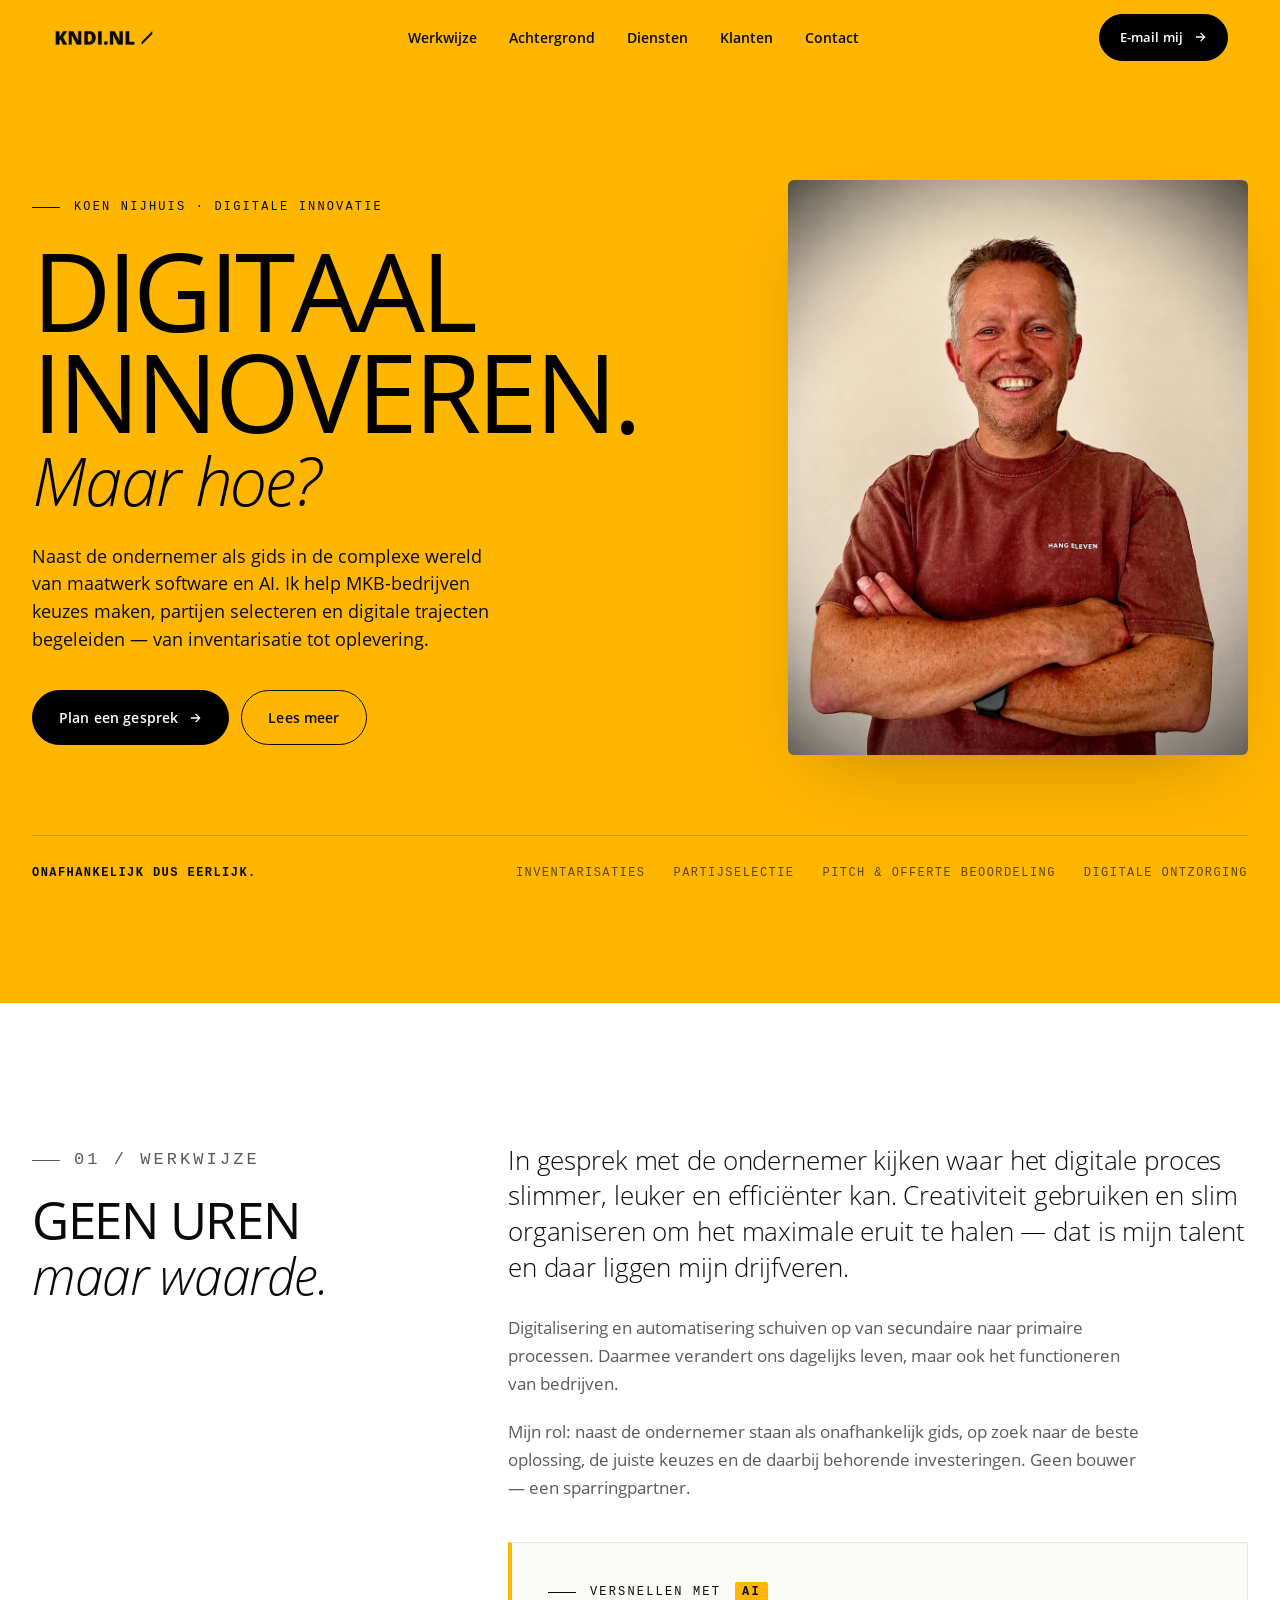
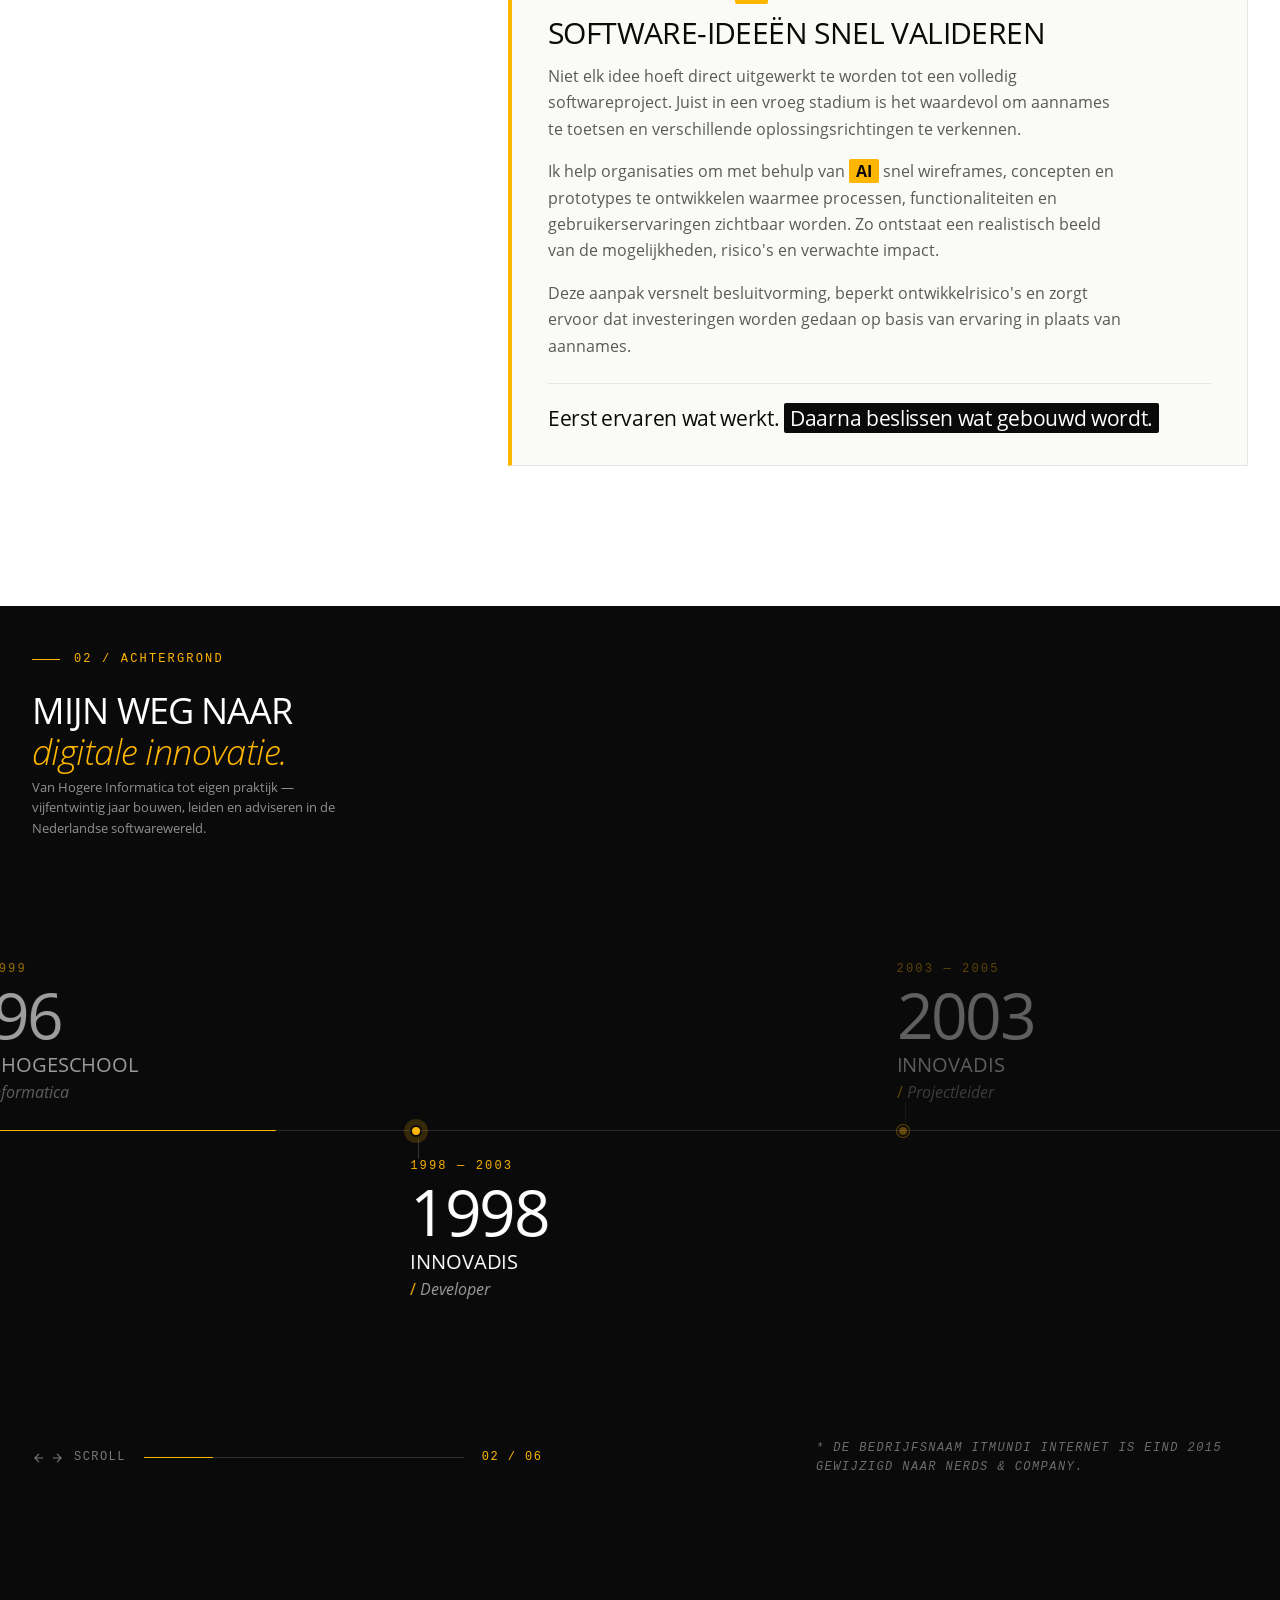
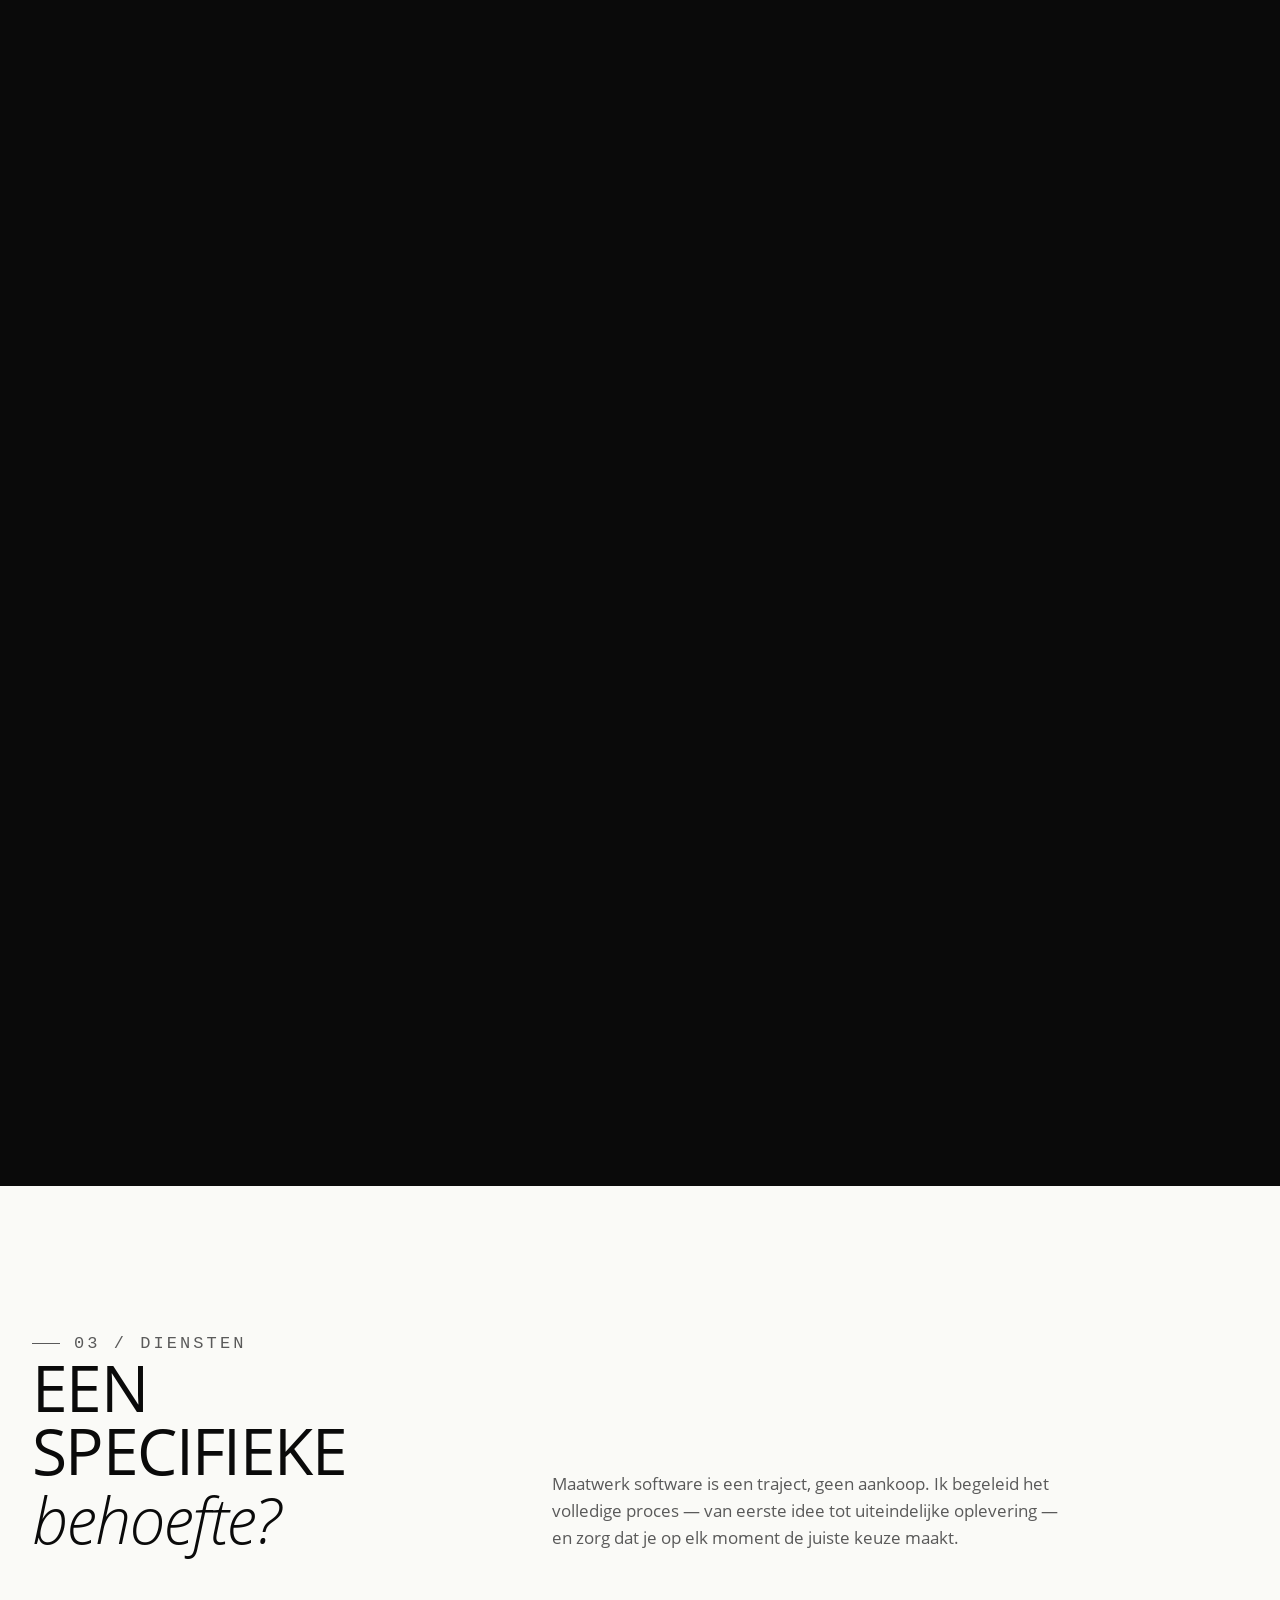
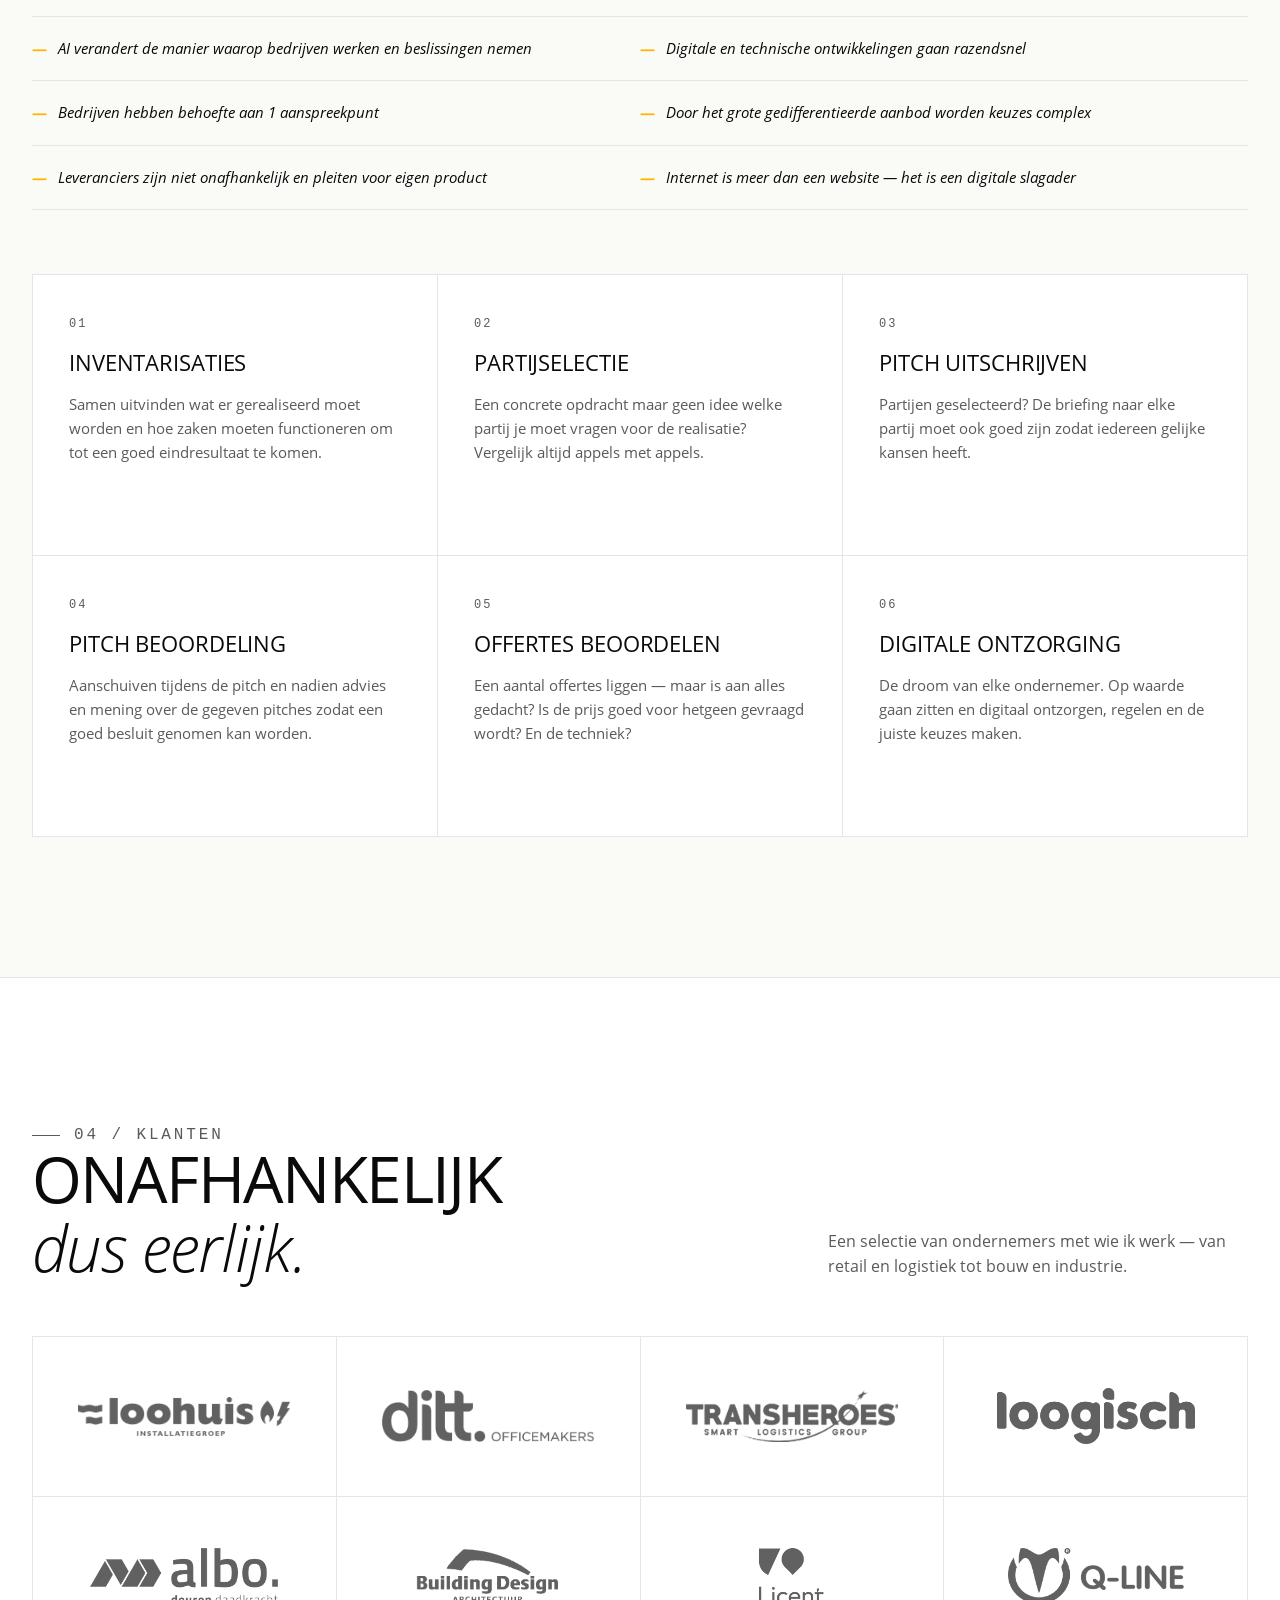
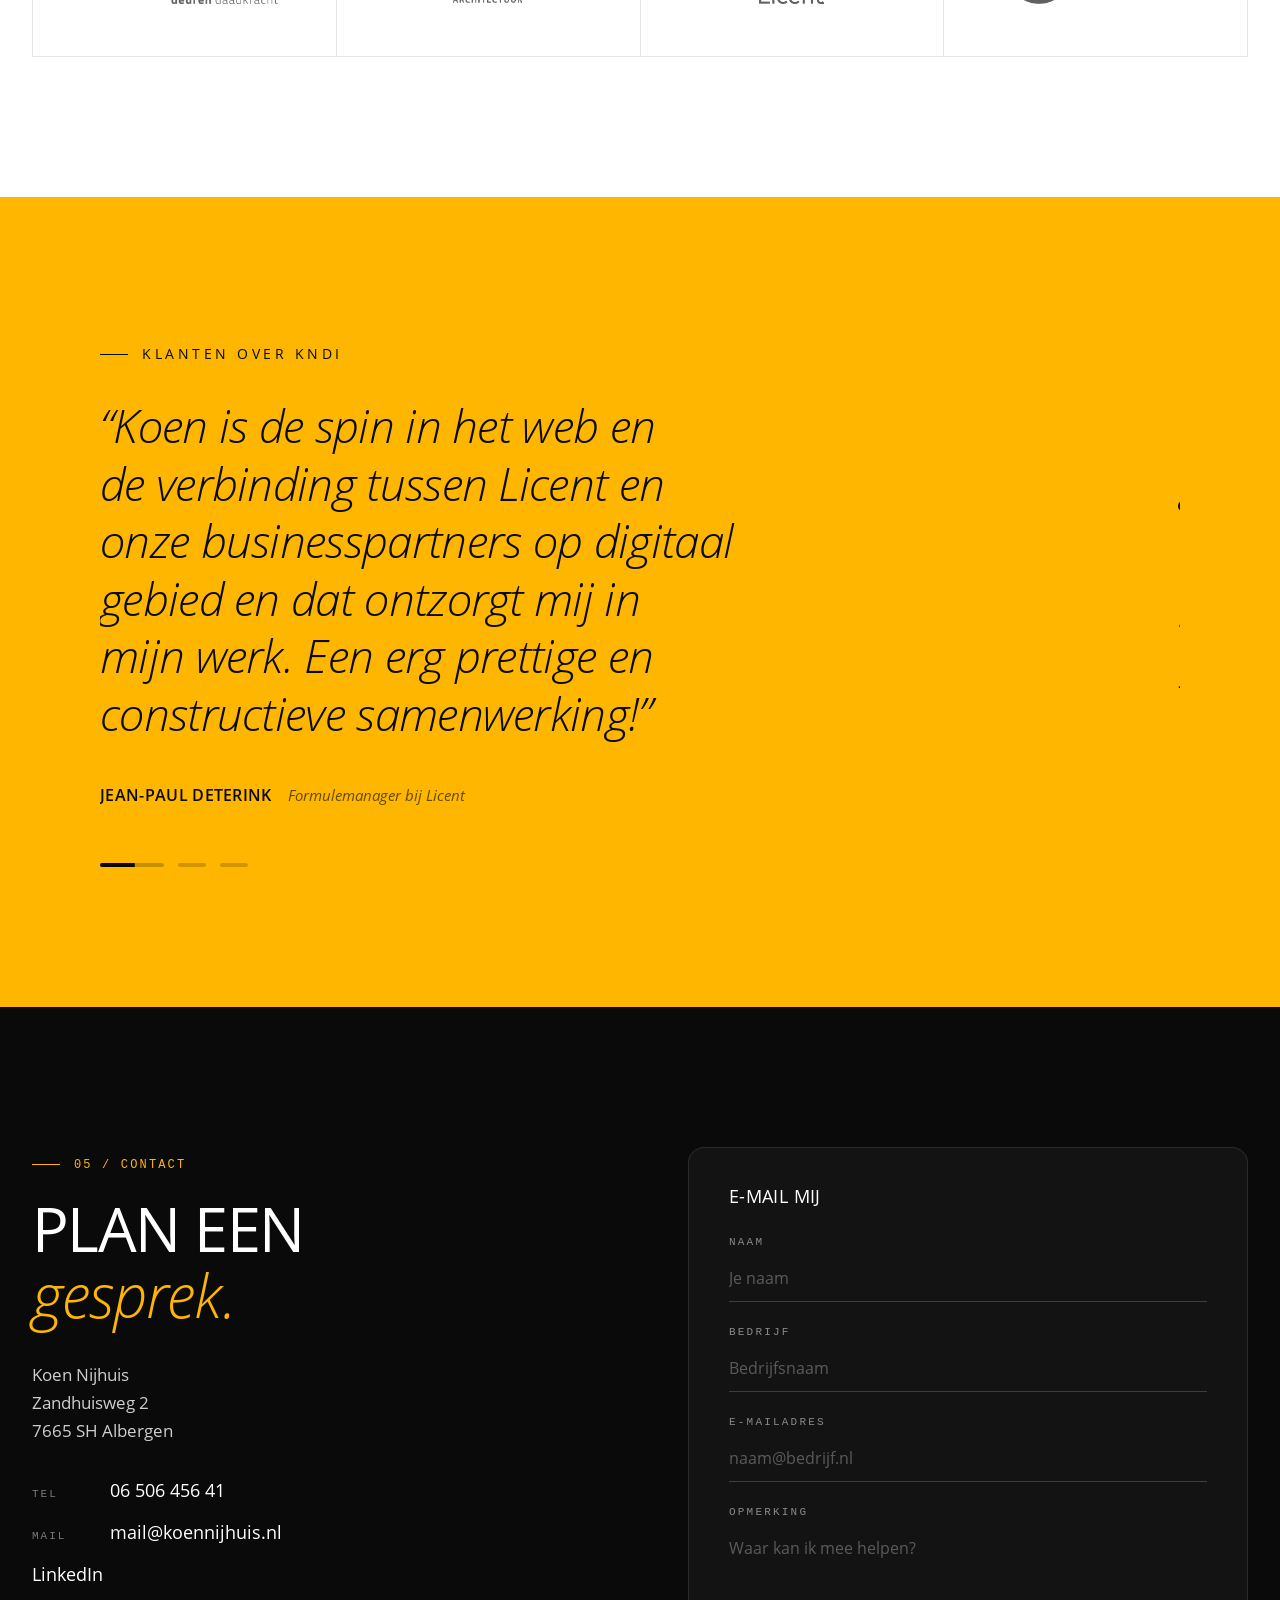
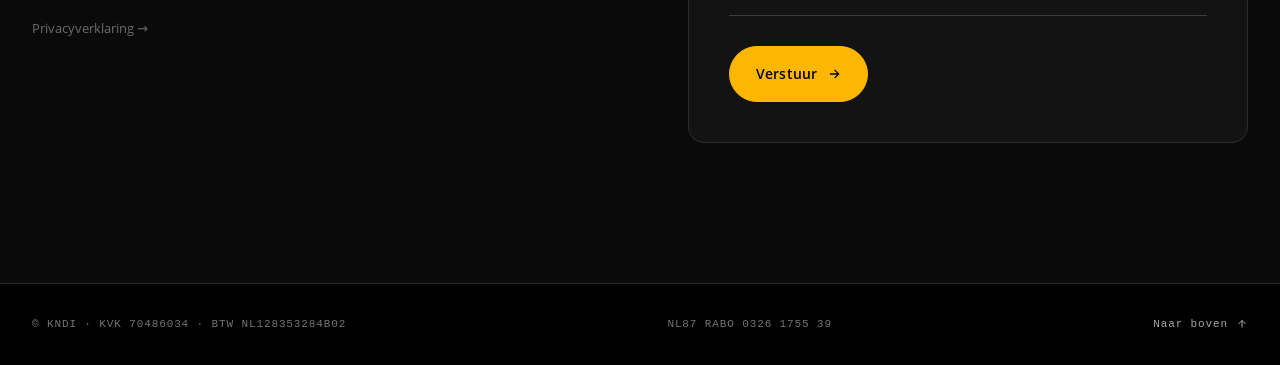
<file: index.html>
<!doctype html>
<html lang="nl">
<head>
<meta charset="utf-8">
<meta name="viewport" content="width=device-width, initial-scale=1">
<title>KNDI · Digitaal innoveren. Maar hoe?</title>
<meta name="description" content="Koen Nijhuis Digitale Innovatie — onafhankelijk gids voor MKB-ondernemers in maatwerk software, partijselectie en digitale ontzorging.">
<link rel="stylesheet" href="css/style.css">
<link rel="icon" type="image/png" href="assets/favicon.png">
<link rel="apple-touch-icon" href="assets/favicon.png">
</head>
<body>

<!-- ====================== HEADER ====================== -->
<header class="header" id="header">
  <div class="inner">
    <a href="#hero" class="brand" aria-label="KNDI.NL"></a>
    <nav class="nav" aria-label="primary">
      <a href="#about">Werkwijze</a>
      <a href="#cv">Achtergrond</a>
      <a href="#werkzaamheden">Diensten</a>
      <a href="#klanten">Klanten</a>
      <a href="#contact">Contact</a>
    </nav>
    <a href="#contact" class="cta">
      E-mail mij
      <svg width="14" height="14" viewBox="0 0 24 24" fill="none" stroke="currentColor" stroke-width="2.2"><path d="M5 12h14M13 5l7 7-7 7"/></svg>
    </a>
  </div>
</header>

<!-- ====================== HERO ====================== -->
<section class="hero" id="hero" data-bg="yellow">
  <div class="container">
    <div class="hero-grid">
      <div>
        <p class="eyebrow on-yellow r-up">Koen Nijhuis · Digitale Innovatie</p>
        <h1 class="r-up d1">
          Digitaal innoveren.
          <span class="q">Maar hoe?</span>
        </h1>
        <p class="lead r-up d2">
          Naast de ondernemer als gids in de complexe wereld van maatwerk software en AI.
          Ik help MKB-bedrijven keuzes maken, partijen selecteren en digitale trajecten
          begeleiden &mdash; van inventarisatie tot oplevering.
        </p>
        <div class="hero-actions r-up d3">
          <a href="#contact" class="btn btn-primary">
            Plan een gesprek
            <svg width="14" height="14" viewBox="0 0 24 24" fill="none" stroke="currentColor" stroke-width="2.2"><path d="M5 12h14M13 5l7 7-7 7"/></svg>
          </a>
          <a href="#about" class="btn btn-ghost">Lees meer</a>
        </div>
      </div>

      <div class="hero-photo r-up d2">
        <img src="assets/image-hero.png" alt="Koen Nijhuis">
      </div>
    </div>

    <div class="hero-meta r-up d4">
      <span class="promise">Onafhankelijk dus eerlijk.</span>
      <div class="items">
        <span>Inventarisaties</span>
        <span>Partijselectie</span>
        <span>Pitch &amp; offerte beoordeling</span>
        <span>Digitale ontzorging</span>
      </div>
    </div>
  </div>
</section>

<!-- ====================== INTRO / ABOUT ====================== -->
<section class="intro" id="about" data-bg="white">
  <div class="container">
    <div class="intro-grid">
      <div>
        <p class="eyebrow r-up">01 / Werkwijze</p>
        <h2 class="r-up d1">
          Geen uren
          <span class="q">maar waarde.</span>
        </h2>
      </div>
      <div>
        <p class="lede r-up">
          In gesprek met de ondernemer kijken waar het digitale proces slimmer,
          leuker en effici&euml;nter kan. Creativiteit gebruiken en slim organiseren
          om het maximale eruit te halen &mdash; dat is mijn talent en daar
          liggen mijn drijfveren.
        </p>
        <p class="r-up d1">
          Digitalisering en automatisering schuiven op van secundaire naar
          primaire processen. Daarmee verandert ons dagelijks leven, maar ook
          het functioneren van bedrijven.
        </p>
        <p class="r-up d2">
          Mijn rol: naast de ondernemer staan als onafhankelijk gids,
          op zoek naar de beste oplossing, de juiste keuzes en de daarbij
          behorende investeringen. Geen bouwer &mdash; een sparringpartner.
        </p>

        <div class="ai-panel r-up d2">
          <p class="eyebrow">Versnellen met <span class="ai-mark">AI</span></p>
          <h3>Software-idee&euml;n snel valideren</h3>
          <p>
            Niet elk idee hoeft direct uitgewerkt te worden tot een volledig
            softwareproject. Juist in een vroeg stadium is het waardevol om
            aannames te toetsen en verschillende oplossingsrichtingen te
            verkennen.
          </p>
          <p>
            Ik help organisaties om met behulp van <span class="ai-mark">AI</span>
            snel wireframes, concepten en prototypes te ontwikkelen waarmee
            processen, functionaliteiten en gebruikerservaringen zichtbaar
            worden. Zo ontstaat een realistisch beeld van de mogelijkheden,
            risico's en verwachte impact.
          </p>
          <p>
            Deze aanpak versnelt besluitvorming, beperkt ontwikkelrisico's en
            zorgt ervoor dat investeringen worden gedaan op basis van ervaring
            in plaats van aannames.
          </p>
          <p class="ai-closing">Eerst ervaren wat werkt. <span>Daarna beslissen wat gebouwd wordt.</span></p>
        </div>
      </div>
    </div>
  </div>
</section>

<!-- ====================== CV — horizontal pinned timeline ====================== -->
<section class="cv" id="cv" data-bg="dark">
  <div class="cv-stack" id="cvStack">
    <div class="cv-pin">
      <div class="container cv-head r-up">
        <p class="eyebrow on-dark">02 / Achtergrond</p>
        <h2>
          Mijn weg naar
          <span class="q">digitale innovatie.</span>
        </h2>
        <p class="sub">Van Hogere Informatica tot eigen praktijk &mdash; vijfentwintig jaar bouwen, leiden en adviseren in de Nederlandse softwarewereld.</p>
      </div>

      <div class="cv-rail-wrap">
        <div class="cv-rail"><span id="cvRailFill"></span></div>
        <div class="cv-track" id="cvTrack">
          <article class="cv-item below" data-i="0">
            <span class="node"></span>
            <div class="cv-card">
              <p class="year-range">1996 &mdash; 1999</p>
              <p class="year-big">1996</p>
              <h3 class="what">Saxion Hogeschool</h3>
              <p class="role">Hogere Informatica</p>
            </div>
          </article>
          <article class="cv-item above" data-i="1">
            <span class="node"></span>
            <div class="cv-card">
              <p class="year-range">1998 &mdash; 2003</p>
              <p class="year-big">1998</p>
              <h3 class="what">Innovadis</h3>
              <p class="role">Developer</p>
            </div>
          </article>
          <article class="cv-item below" data-i="2">
            <span class="node"></span>
            <div class="cv-card">
              <p class="year-range">2003 &mdash; 2005</p>
              <p class="year-big">2003</p>
              <h3 class="what">Innovadis</h3>
              <p class="role">Projectleider</p>
            </div>
          </article>
          <article class="cv-item above" data-i="3">
            <span class="node"></span>
            <div class="cv-card">
              <p class="year-range">2005 &mdash; 2015</p>
              <p class="year-big">2005</p>
              <h3 class="what">Itmundi internet</h3>
              <p class="role">Eigenaar</p>
            </div>
          </article>
          <article class="cv-item below" data-i="4">
            <span class="node"></span>
            <div class="cv-card">
              <p class="year-range">2015 &mdash; 2017 *</p>
              <p class="year-big">2015</p>
              <h3 class="what">Nerds &amp; Company</h3>
              <p class="role">Mede-eigenaar</p>
            </div>
          </article>
          <article class="cv-item above" data-i="5">
            <span class="node"></span>
            <div class="cv-card">
              <p class="year-range">2018 &mdash; heden</p>
              <p class="year-big" style="color:var(--y);">2018</p>
              <h3 class="what">KNDI</h3>
              <p class="role">Eigenaar</p>
            </div>
          </article>
        </div>
      </div>

      <div class="container cv-foot">
        <div class="progress-row">
          <span class="hint">
            <span class="arrows">
              <svg viewBox="0 0 24 24" fill="none" stroke="currentColor" stroke-width="2"><path d="M19 12H5M12 19l-7-7 7-7"/></svg>
              <svg viewBox="0 0 24 24" fill="none" stroke="currentColor" stroke-width="2"><path d="M5 12h14M12 5l7 7-7 7"/></svg>
            </span>
            Scroll
          </span>
          <div class="progress"><i id="cvProgress"></i></div>
          <span class="count" id="cvCount">01 / 06</span>
        </div>
        <p class="cv-footnote">* De bedrijfsnaam Itmundi Internet is eind 2015 gewijzigd naar Nerds &amp; Company.</p>
      </div>
    </div>
  </div>
</section>

<!-- ====================== SERVICES ====================== -->
<section class="services" id="werkzaamheden" data-bg="paper">
  <div class="container">
    <div class="services-head">
      <div>
        <p class="eyebrow r-up">03 / Diensten</p>
        <h2 class="r-up d1">
          Een specifieke
          <span class="q">behoefte?</span>
        </h2>
      </div>
      <p class="r-up d2">
        Maatwerk software is een traject, geen aankoop. Ik begeleid het volledige
        proces &mdash; van eerste idee tot uiteindelijke oplevering &mdash; en zorg
        dat je op elk moment de juiste keuze maakt.
      </p>
    </div>

    <ul class="context-list">
      <li class="r-up">AI verandert de manier waarop bedrijven werken en beslissingen nemen</li>
      <li class="r-up d1">Digitale en technische ontwikkelingen gaan razendsnel</li>
      <li class="r-up d2">Bedrijven hebben behoefte aan 1 aanspreekpunt</li>
      <li class="r-up">Door het grote gedifferentieerde aanbod worden keuzes complex</li>
      <li class="r-up d1">Leveranciers zijn niet onafhankelijk en pleiten voor eigen product</li>
      <li class="r-up d2">Internet is meer dan een website &mdash; het is een digitale slagader</li>
    </ul>

    <div class="service-grid">
      <article class="service r-up">
        <p class="idx">01</p>
        <h3>Inventarisaties</h3>
        <p>Samen uitvinden wat er gerealiseerd moet worden en hoe zaken moeten functioneren om tot een goed eindresultaat te komen.</p>
      </article>
      <article class="service r-up d1">
        <p class="idx">02</p>
        <h3>Partijselectie</h3>
        <p>Een concrete opdracht maar geen idee welke partij je moet vragen voor de realisatie? Vergelijk altijd appels met appels.</p>
      </article>
      <article class="service r-up d2">
        <p class="idx">03</p>
        <h3>Pitch uitschrijven</h3>
        <p>Partijen geselecteerd? De briefing naar elke partij moet ook goed zijn zodat iedereen gelijke kansen heeft.</p>
      </article>
      <article class="service r-up">
        <p class="idx">04</p>
        <h3>Pitch beoordeling</h3>
        <p>Aanschuiven tijdens de pitch en nadien advies en mening over de gegeven pitches zodat een goed besluit genomen kan worden.</p>
      </article>
      <article class="service r-up d1">
        <p class="idx">05</p>
        <h3>Offertes beoordelen</h3>
        <p>Een aantal offertes liggen &mdash; maar is aan alles gedacht? Is de prijs goed voor hetgeen gevraagd wordt? En de techniek?</p>
      </article>
      <article class="service r-up d2">
        <p class="idx">06</p>
        <h3>Digitale ontzorging</h3>
        <p>De droom van elke ondernemer. Op waarde gaan zitten en digitaal ontzorgen, regelen en de juiste keuzes maken.</p>
      </article>
    </div>
  </div>
</section>

<!-- ====================== CLIENTS ====================== -->
<section class="clients" id="klanten" data-bg="white">
  <div class="container">
    <div class="clients-head">
      <div>
        <p class="eyebrow r-up">04 / Klanten</p>
        <h2 class="r-up d1">
          Onafhankelijk
          <span class="q">dus eerlijk.</span>
        </h2>
      </div>
      <p class="r-up d2">Een selectie van ondernemers met wie ik werk &mdash; van retail en logistiek tot bouw en industrie.</p>
    </div>

    <div class="client-strip">
      <div class="client-cell r-up"><img src="assets/client-loohuis.png" alt="Loohuis"></div>
      <div class="client-cell r-up d1"><img src="assets/client-ditt.png" alt="DITT"></div>
      <div class="client-cell r-up d2"><img src="assets/client-tlogo.png" alt="T-Logo"></div>
      <div class="client-cell r-up d3"><img src="assets/client-loogisch.png" alt="Loogisch"></div>
      <div class="client-cell r-up"><img src="assets/client-albo.png" alt="Albo Deuren"></div>
      <div class="client-cell r-up d1"><img src="assets/client-buildingdesign.png" alt="Building Design Architectuur"></div>
      <div class="client-cell r-up d2"><img src="assets/client-licent.png" alt="Licent"></div>
      <div class="client-cell r-up d3"><img src="assets/client-qline.png" alt="Q-Line"></div>
    </div>
  </div>
</section>

<!-- ====================== TESTIMONIAL ====================== -->
<section class="testimonial" data-bg="yellow">
  <div class="container">
    <p class="mark r-up">Klanten over KNDI</p>
    <div class="t-slider r-up d1" id="tSlider">
      <div class="t-viewport">
        <div class="t-track" id="tTrack">
          <figure class="t-slide">
            <blockquote class="quote">
              &ldquo;Koen is de spin in het web en de verbinding tussen Licent en onze
              businesspartners op digitaal gebied en dat ontzorgt mij in mijn werk.
              Een erg prettige en constructieve samenwerking!&rdquo;
            </blockquote>
            <figcaption class="cite">
              <span class="name">Jean-Paul Deterink</span>
              <span class="role">Formulemanager bij Licent</span>
            </figcaption>
          </figure>
          <figure class="t-slide">
            <blockquote class="quote">
              &ldquo;Bewust voor Koen als onze &lsquo;regisseur&rsquo; gekozen m.b.t.
              herontwikkeling van onze eigen software. Korte lijnen, pragmatisch en
              plezierig in contact.&rdquo;
            </blockquote>
            <figcaption class="cite">
              <span class="name">Jan Brink</span>
              <span class="role">Owner at Ditt BV</span>
            </figcaption>
          </figure>
          <figure class="t-slide">
            <blockquote class="quote">
              &ldquo;Koen begeleidt voor ons het project en de koppelingen tussen meerdere
              digitale (online) omgevingen. Dat geeft ons rust! We hoeven de voortgang niet
              zelf te bewaken. Op deze manier wordt er effici&euml;nt gewerkt.&rdquo;
            </blockquote>
            <figcaption class="cite">
              <span class="name">Henry Loohuis</span>
              <span class="role">CEO at Loogisch NL en Loogisch GmbH</span>
            </figcaption>
          </figure>
        </div>
      </div>
      <div class="t-nav">
        <div class="t-dots" id="tDots" aria-label="Reviews"></div>
      </div>
    </div>
  </div>
</section>

<!-- ====================== CONTACT ====================== -->
<section class="contact" id="contact" data-bg="dark">
  <div class="container contact-grid">
    <div class="contact-info">
      <p class="eyebrow on-dark r-up">05 / Contact</p>
      <h2 class="r-up d1">
        Plan een
        <span class="q">gesprek.</span>
      </h2>
      <address class="r-up d2">
        Koen Nijhuis<br>
        Zandhuisweg 2<br>
        7665 SH Albergen
      </address>

      <div class="contact-links">
        <a href="tel:0650645641" class="r-up d2"><span class="lbl">Tel</span>06 506 456 41</a>
        <a href="mailto:mail@koennijhuis.nl" class="r-up d3"><span class="lbl">Mail</span>mail@koennijhuis.nl</a>
        <a href="https://www.linkedin.com/in/koennijhuis/" target="_blank" rel="noopener noreferrer" class="r-up d3">LinkedIn</a>
        <a href="#privacy" class="legal r-up d4">Privacyverklaring &rarr;</a>
      </div>
    </div>

    <div class="contact-form-card r-up d2">
      <h3>E-mail mij</h3>
      <div class="contact-success" id="contactSuccess" hidden>
        <h4>Bedankt voor je reactie.</h4>
        <p>Ik neem zo spoedig mogelijk contact met je op.</p>
      </div>
      <form class="contact-form" id="contactForm" novalidate>

        <input type="hidden" name="access_key" value="68002fb2-8ea9-41bf-a387-404ba9297ce1">
        <input type="hidden" name="subject" value="Nieuw bericht via KNDI.nl">
        <input type="hidden" name="from_name" value="KNDI Website">
        <input type="checkbox" name="botcheck" style="display:none">

        <div class="field">
          <label for="f-name">Naam</label>
          <input id="f-name" name="name" type="text" autocomplete="name" placeholder="Je naam" required>
        </div>
        <div class="field">
          <label for="f-company">Bedrijf</label>
          <input id="f-company" name="company" type="text" autocomplete="organization" placeholder="Bedrijfsnaam" required>
        </div>
        <div class="field">
          <label for="f-email">E-mailadres</label>
          <input id="f-email" name="email" type="email" autocomplete="email" placeholder="naam@bedrijf.nl" required>
        </div>
        <div class="field">
          <label for="f-msg">Opmerking</label>
          <textarea id="f-msg" name="message" rows="3" placeholder="Waar kan ik mee helpen?" required></textarea>
        </div>
        <div class="submit-row">
          <button type="submit" class="btn btn-yellow" id="submitBtn">
            Verstuur
            <svg width="14" height="14" viewBox="0 0 24 24" fill="none" stroke="currentColor" stroke-width="2.2"><path d="M5 12h14M13 5l7 7-7 7"/></svg>
          </button>
        </div>
        <p class="form-error" id="formError" hidden>
          Er ging iets mis. Probeer het opnieuw of mail direct naar <a href="mailto:mail@koennijhuis.nl">mail@koennijhuis.nl</a>.
        </p>
      </form>
    </div>
  </div>
</section>

<!-- ====================== FOOTER ====================== -->
<footer class="footer">
  <div class="container inner">
    <span>&copy; KNDI &middot; KVK 70486034 &middot; BTW NL128353284B02</span>
    <span>NL87 RABO 0326 1755 39</span>
    <a href="#hero">
      Naar boven
      <svg width="12" height="12" viewBox="0 0 24 24" fill="none" stroke="currentColor" stroke-width="2"><path d="M12 19V5M5 12l7-7 7 7"/></svg>
    </a>
  </div>
</footer>

<script src="js/app.js"></script>
</body>
</html>
</file>
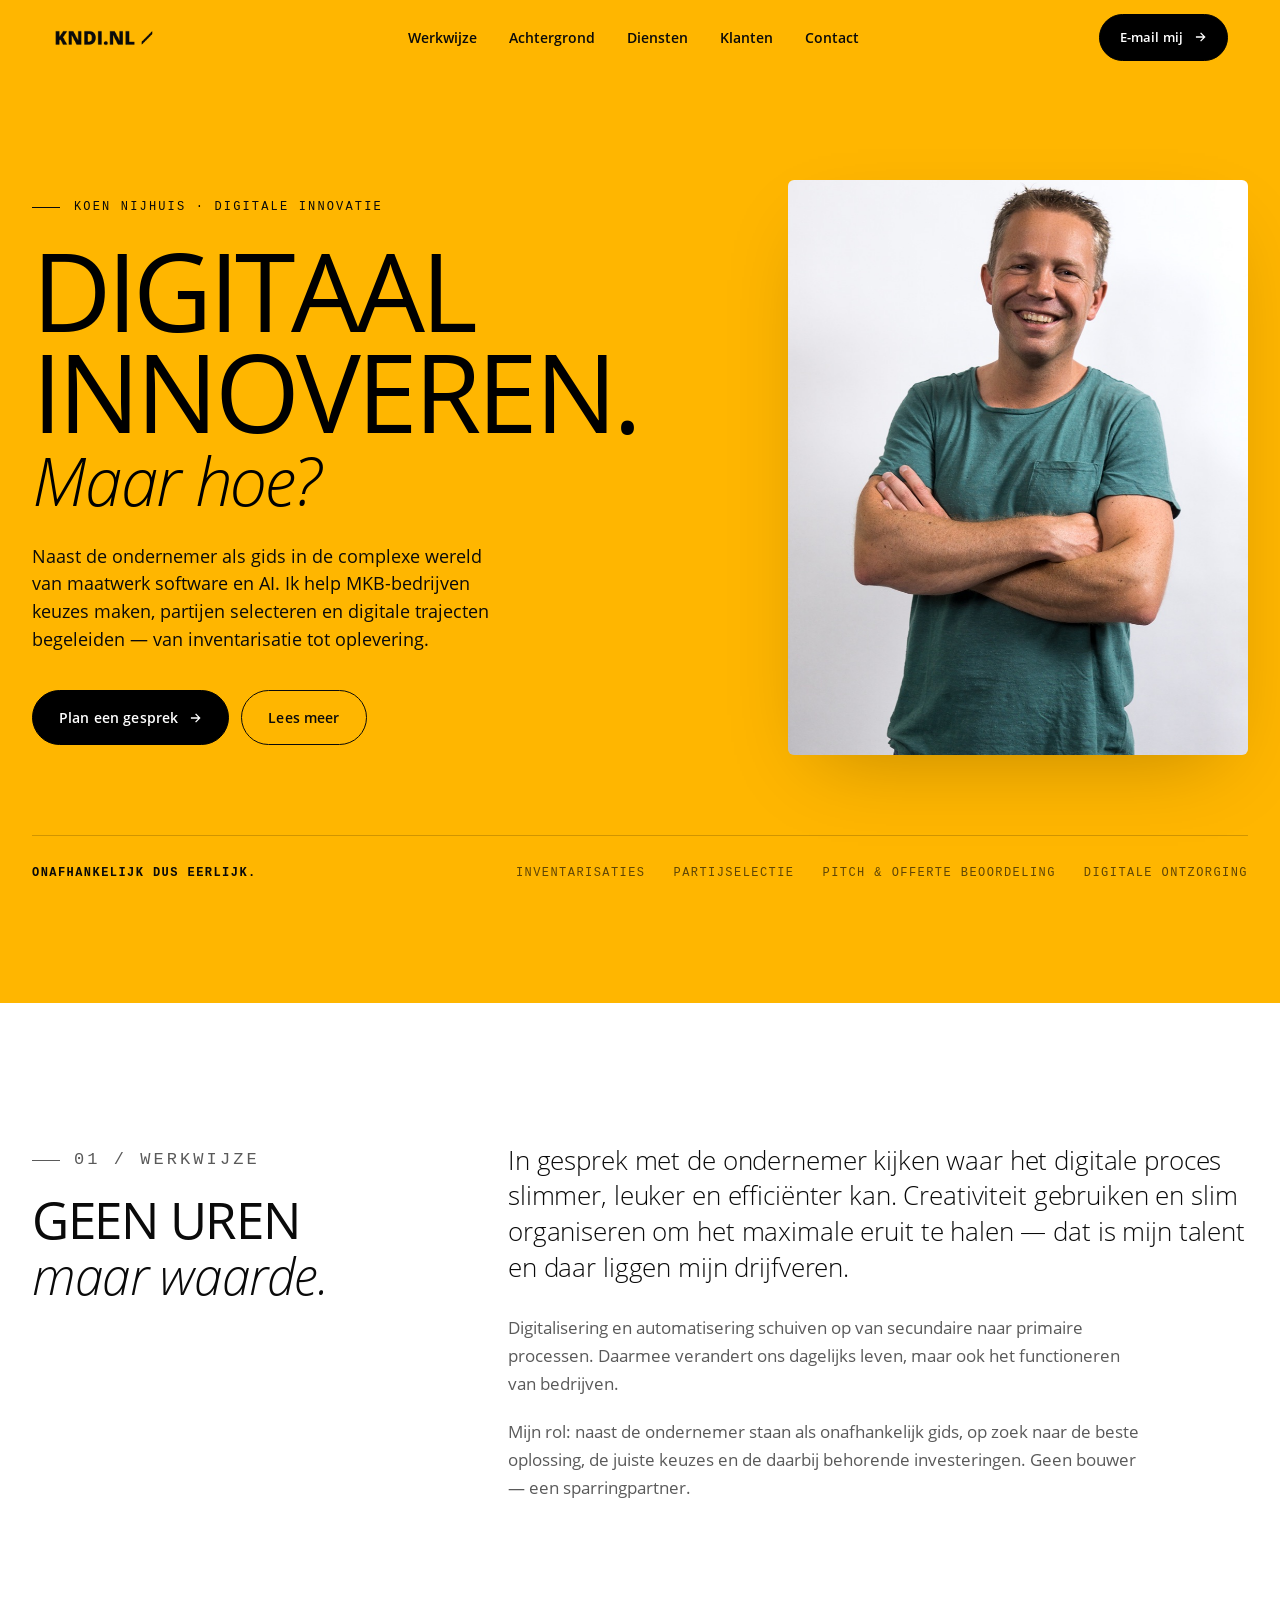
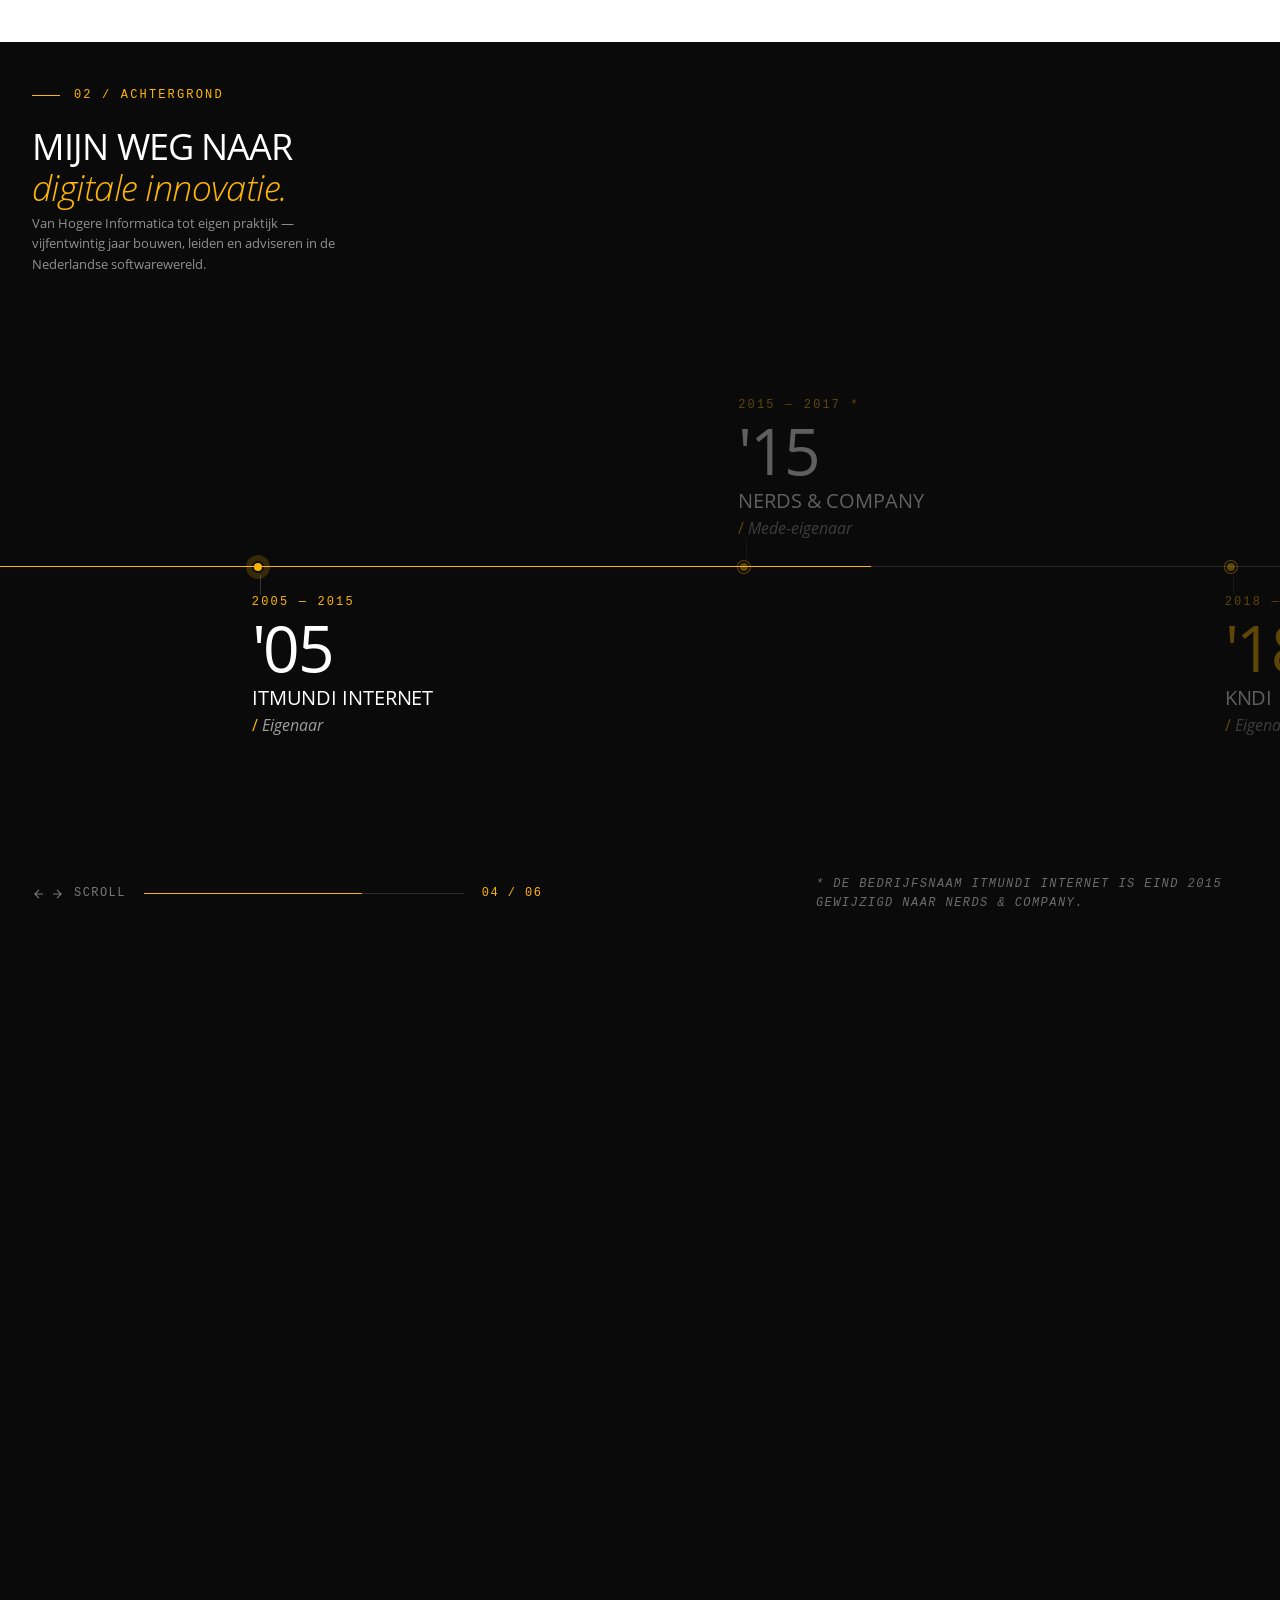
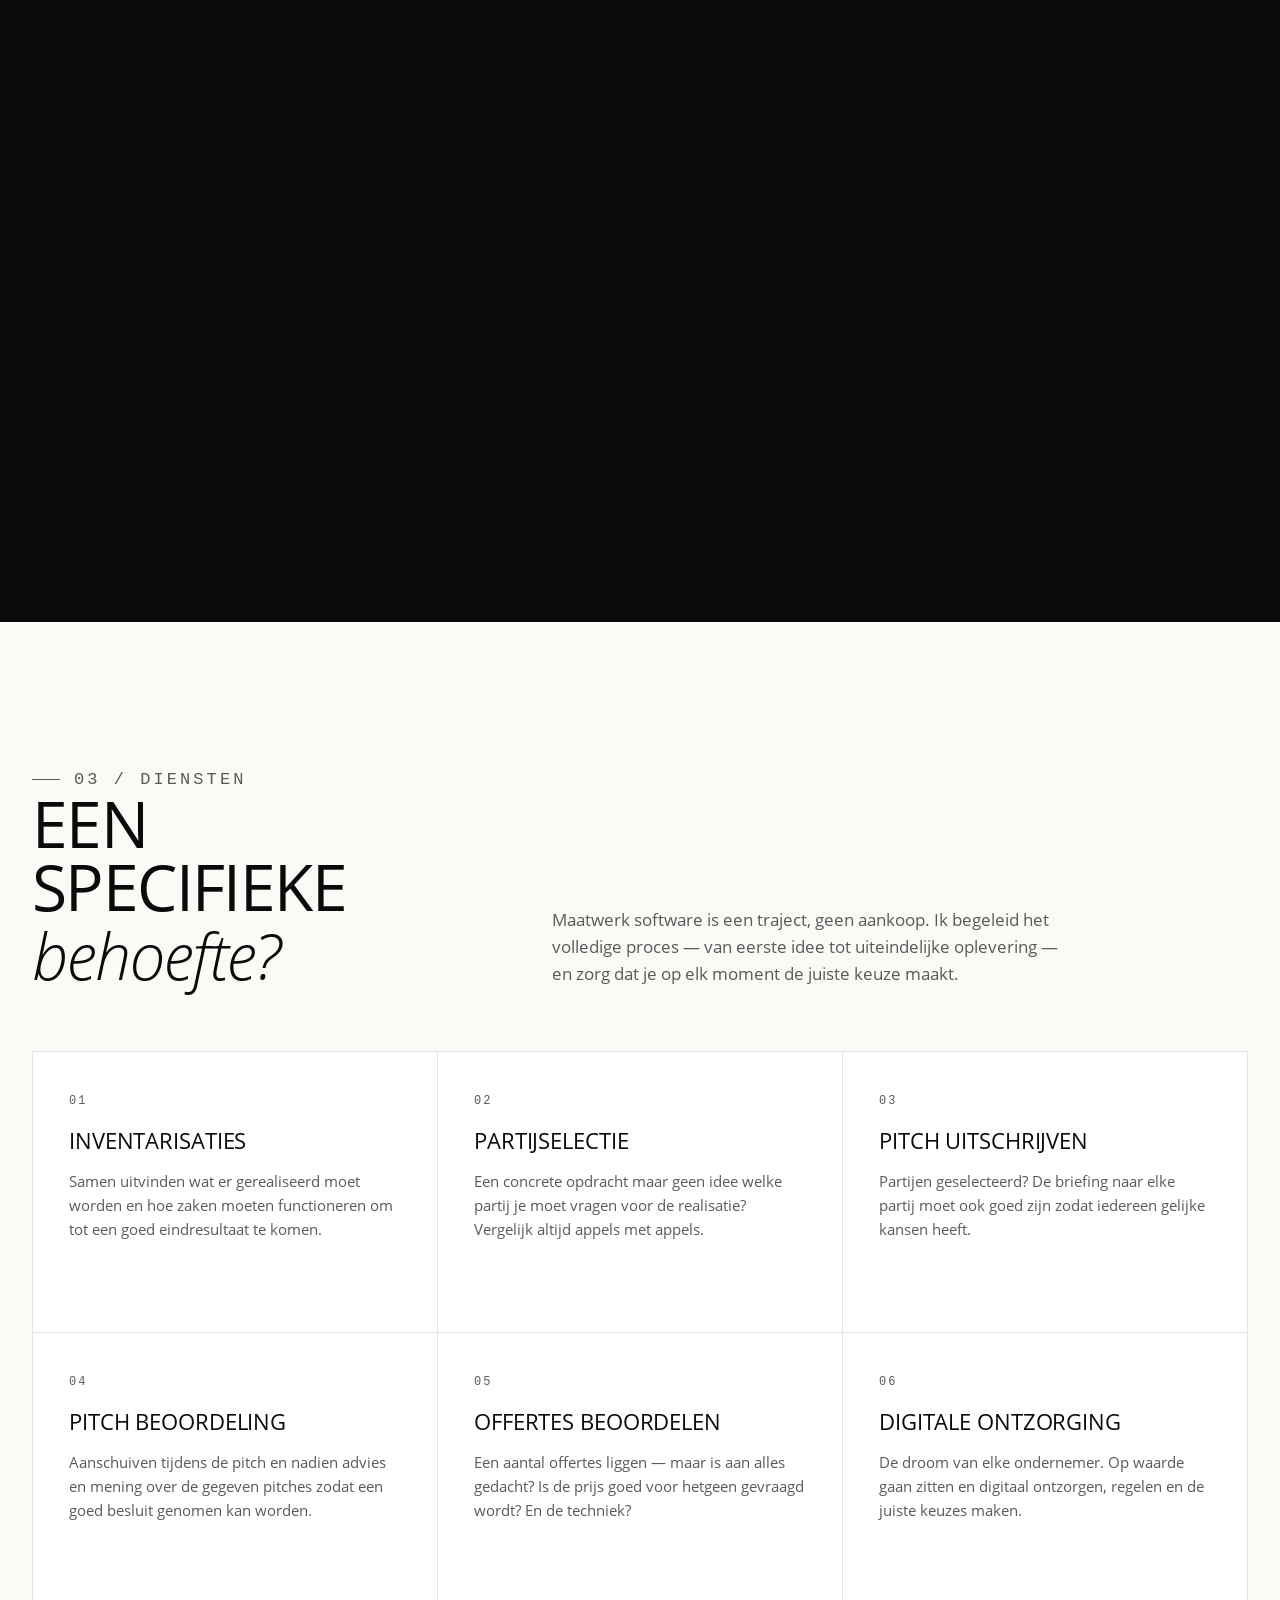
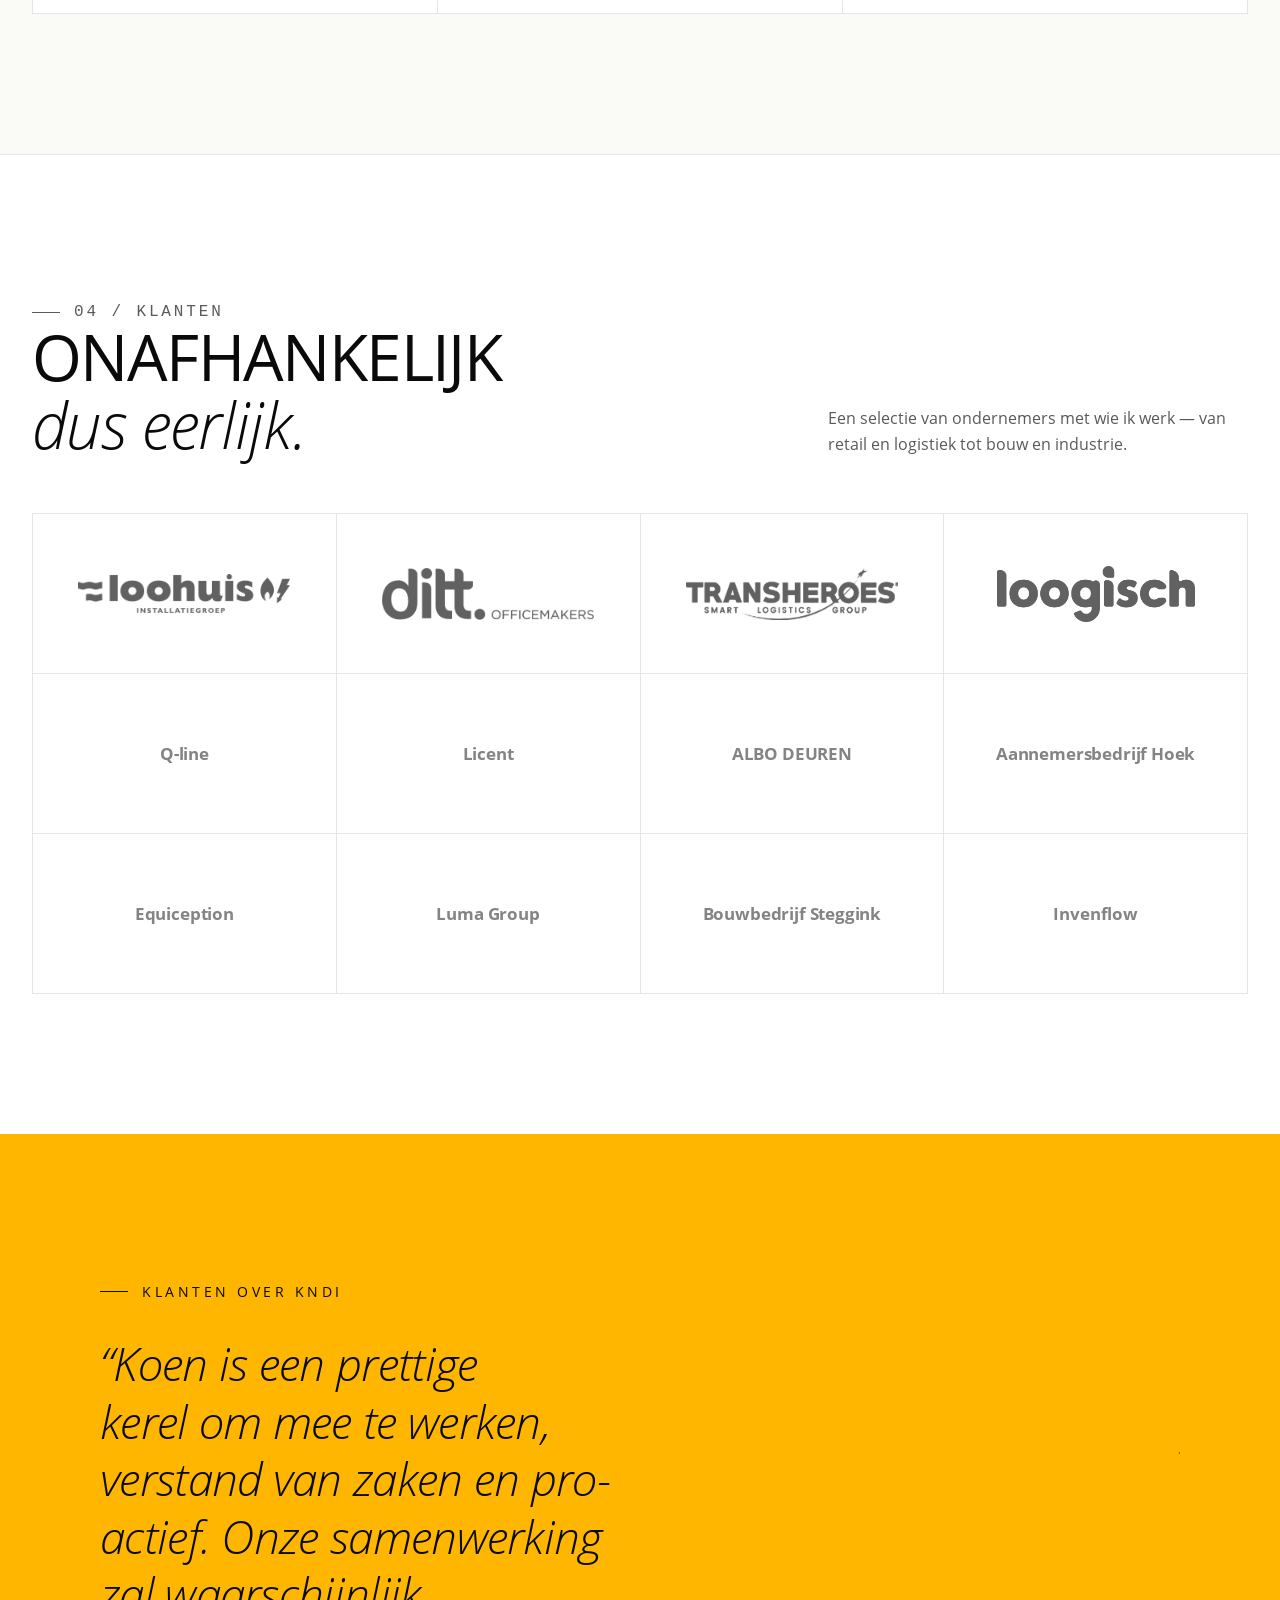
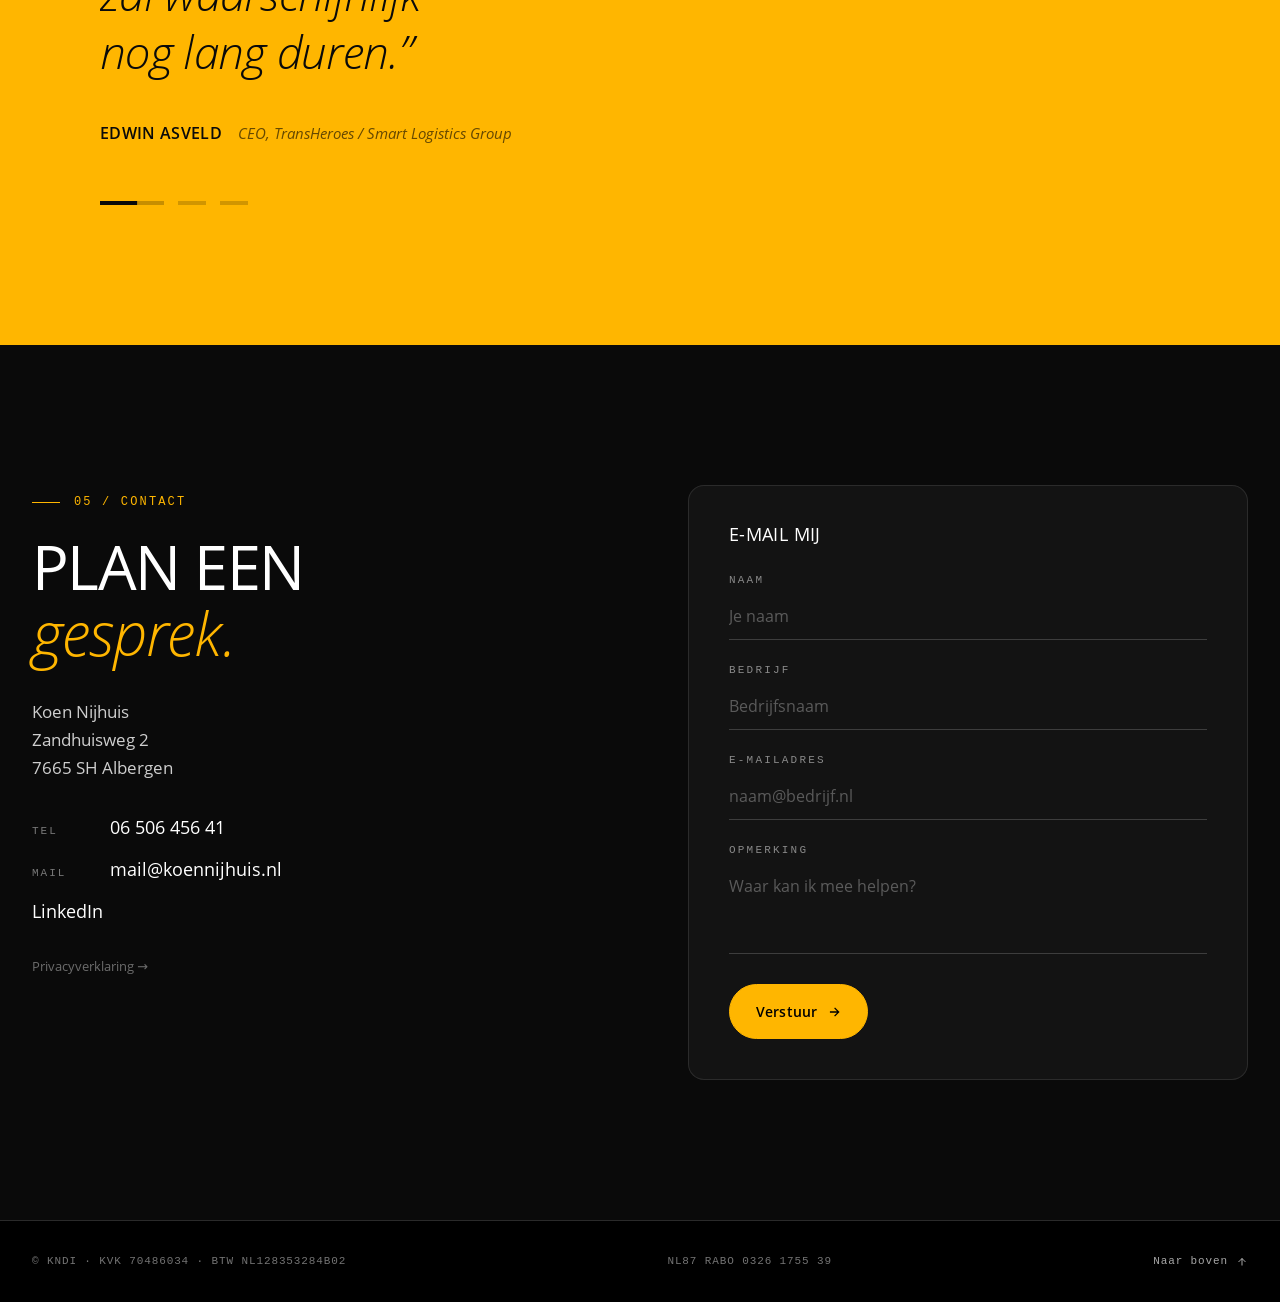
<file: project/Website KNDI.html>
<!doctype html>
<html lang="nl">
<head>
<meta charset="utf-8">
<meta name="viewport" content="width=device-width, initial-scale=1">
<title>KNDI · Digitaal innoveren. Maar hoe?</title>
<meta name="description" content="Koen Nijhuis Digitale Innovatie — onafhankelijk gids voor MKB-ondernemers in maatwerk software, partijselectie en digitale ontzorging.">
<link rel="stylesheet" href="restyle/style.css">
</head>
<body>

<!-- ====================== HEADER ====================== -->
<header class="header" id="header">
  <div class="inner">
    <a href="#hero" class="brand" aria-label="KNDI.NL"></a>
    <nav class="nav" aria-label="primary">
      <a href="#about">Werkwijze</a>
      <a href="#cv">Achtergrond</a>
      <a href="#werkzaamheden">Diensten</a>
      <a href="#klanten">Klanten</a>
      <a href="#contact">Contact</a>
    </nav>
    <a href="#contact" class="cta">
      E-mail mij
      <svg width="14" height="14" viewBox="0 0 24 24" fill="none" stroke="currentColor" stroke-width="2.2"><path d="M5 12h14M13 5l7 7-7 7"/></svg>
    </a>
  </div>
</header>

<!-- ====================== HERO ====================== -->
<section class="hero" id="hero" data-bg="yellow">
  <div class="container">
    <div class="hero-grid">
      <div>
        <p class="eyebrow on-yellow r-up">Koen Nijhuis · Digitale Innovatie</p>
        <h1 class="r-up d1">
          Digitaal innoveren.
          <span class="q">Maar hoe?</span>
        </h1>
        <p class="lead r-up d2">
          Naast de ondernemer als gids in de complexe wereld van maatwerk software en AI.
          Ik help MKB-bedrijven keuzes maken, partijen selecteren en digitale trajecten begeleiden &mdash; van inventarisatie tot oplevering.
        </p>
        <div class="hero-actions r-up d3">
          <a href="#contact" class="btn btn-primary">
            Plan een gesprek
            <svg width="14" height="14" viewBox="0 0 24 24" fill="none" stroke="currentColor" stroke-width="2.2"><path d="M5 12h14M13 5l7 7-7 7"/></svg>
          </a>
          <a href="#about" class="btn btn-ghost">Lees meer</a>
        </div>
      </div>

      <div class="hero-photo r-up d2" data-parallax="0.1">
        <img src="restyle/assets/image-hero.jpg" alt="" data-parallax-img="0.08">
      </div>
    </div>

    <div class="hero-meta r-up d4">
      <span class="promise">Onafhankelijk dus eerlijk.</span>
      <div class="items">
        <span>Inventarisaties</span>
        <span>Partijselectie</span>
        <span>Pitch &amp; offerte beoordeling</span>
        <span>Digitale ontzorging</span>
      </div>
    </div>
  </div>
</section>

<!-- ====================== INTRO / ABOUT ====================== -->
<section class="intro" id="about" data-bg="white">
  <div class="container">
    <div class="intro-grid">
      <div>
        <p class="eyebrow r-up">01 / Werkwijze</p>
        <h2 class="r-up d1">
          Geen uren
          <span class="q">maar waarde.</span>
        </h2>
      </div>
      <div>
        <p class="lede r-up">
          In gesprek met de ondernemer kijken waar het digitale proces slimmer,
          leuker en efficiënter kan. Creativiteit gebruiken en slim organiseren
          om het maximale eruit te halen &mdash; dat is mijn talent en daar
          liggen mijn drijfveren.
        </p>
        <p class="r-up d1">
          Digitalisering en automatisering schuiven op van secundaire naar
          primaire processen. Daarmee verandert ons dagelijks leven, maar ook
          het functioneren van bedrijven.
        </p>
        <p class="r-up d2">
          Mijn rol: naast de ondernemer staan als onafhankelijk gids,
          op zoek naar de beste oplossing, de juiste keuzes en de daarbij
          behorende investeringen. Geen bouwer &mdash; een sparringpartner.
        </p>
      </div>
    </div>
  </div>
</section>

<!-- ====================== CV — horizontal pinned timeline ====================== -->
<section class="cv" id="cv" data-bg="dark">
  <div class="cv-stack" id="cvStack">
    <div class="cv-pin">
      <div class="container cv-head r-up">
        <p class="eyebrow on-dark">02 / Achtergrond</p>
        <h2>
          Mijn weg naar
          <span class="q">digitale innovatie.</span>
        </h2>
        <p class="sub">Van Hogere Informatica tot eigen praktijk &mdash; vijfentwintig jaar bouwen, leiden en adviseren in de Nederlandse softwarewereld.</p>
      </div>

      <div class="cv-rail-wrap">
        <div class="cv-rail"><span id="cvRailFill"></span></div>
        <div class="cv-track" id="cvTrack">
          <article class="cv-item below" data-i="0">
            <span class="node"></span>
            <div class="cv-card">
            <p class="year-range">1996 — 1999</p>
            <p class="year-big">'96</p>
            <h3 class="what">Saxion Hogeschool</h3>
            <p class="role">Hogere Informatica</p>
            </div>
          </article>
          <article class="cv-item above" data-i="1">
            <span class="node"></span>
            <div class="cv-card">
            <p class="year-range">1998 — 2003</p>
            <p class="year-big">'98</p>
            <h3 class="what">Innovadis</h3>
            <p class="role">Developer</p>
            </div>
          </article>
          <article class="cv-item below" data-i="2">
            <span class="node"></span>
            <div class="cv-card">
            <p class="year-range">2003 — 2005</p>
            <p class="year-big">'03</p>
            <h3 class="what">Innovadis</h3>
            <p class="role">Projectleider</p>
            </div>
          </article>
          <article class="cv-item above" data-i="3">
            <span class="node"></span>
            <div class="cv-card">
            <p class="year-range">2005 — 2015</p>
            <p class="year-big">'05</p>
            <h3 class="what">Itmundi internet</h3>
            <p class="role">Eigenaar</p>
            </div>
          </article>
          <article class="cv-item below" data-i="4">
            <span class="node"></span>
            <div class="cv-card">
            <p class="year-range">2015 — 2017 *</p>
            <p class="year-big">'15</p>
            <h3 class="what">Nerds &amp; Company</h3>
            <p class="role">Mede-eigenaar</p>
            </div>
          </article>
          <article class="cv-item above" data-i="5">
            <span class="node"></span>
            <div class="cv-card">
            <p class="year-range">2018 — heden</p>
            <p class="year-big" style="color:var(--y);">'18</p>
            <h3 class="what">KNDI</h3>
            <p class="role">Eigenaar</p>
            </div>
          </article>
        </div>
      </div>

      <div class="container cv-foot">
        <div class="progress-row">
          <span class="hint">
            <span class="arrows">
              <svg viewBox="0 0 24 24" fill="none" stroke="currentColor" stroke-width="2"><path d="M19 12H5M12 19l-7-7 7-7"/></svg>
              <svg viewBox="0 0 24 24" fill="none" stroke="currentColor" stroke-width="2"><path d="M5 12h14M12 5l7 7-7 7"/></svg>
            </span>
            Scroll
          </span>
          <div class="progress"><i id="cvProgress"></i></div>
          <span class="count" id="cvCount">01 / 06</span>
        </div>
        <p class="cv-footnote">* De bedrijfsnaam Itmundi Internet is eind 2015 gewijzigd naar Nerds &amp; Company.</p>
      </div>
    </div>
  </div>
</section>

<!-- ====================== SERVICES ====================== -->
<section class="services" id="werkzaamheden" data-bg="paper">
  <div class="container">
    <div class="services-head">
      <div>
        <p class="eyebrow r-up">03 / Diensten</p>
        <h2 class="r-up d1">
          Een specifieke
          <span class="q">behoefte?</span>
        </h2>
      </div>
      <p class="r-up d2">
        Maatwerk software is een traject, geen aankoop. Ik begeleid het volledige
        proces &mdash; van eerste idee tot uiteindelijke oplevering &mdash; en zorg
        dat je op elk moment de juiste keuze maakt.
      </p>
    </div>

    <div class="service-grid">
      <article class="service r-up">
        <p class="idx">01</p>
        <h3>Inventarisaties</h3>
        <p>Samen uitvinden wat er gerealiseerd moet worden en hoe zaken moeten functioneren om tot een goed eindresultaat te komen.</p>
      </article>
      <article class="service r-up d1">
        <p class="idx">02</p>
        <h3>Partijselectie</h3>
        <p>Een concrete opdracht maar geen idee welke partij je moet vragen voor de realisatie? Vergelijk altijd appels met appels.</p>
      </article>
      <article class="service r-up d2">
        <p class="idx">03</p>
        <h3>Pitch uitschrijven</h3>
        <p>Partijen geselecteerd? De briefing naar elke partij moet ook goed zijn zodat iedereen gelijke kansen heeft.</p>
      </article>
      <article class="service r-up">
        <p class="idx">04</p>
        <h3>Pitch beoordeling</h3>
        <p>Aanschuiven tijdens de pitch en nadien advies en mening over de gegeven pitches zodat een goed besluit genomen kan worden.</p>
      </article>
      <article class="service r-up d1">
        <p class="idx">05</p>
        <h3>Offertes beoordelen</h3>
        <p>Een aantal offertes liggen &mdash; maar is aan alles gedacht? Is de prijs goed voor hetgeen gevraagd wordt? En de techniek?</p>
      </article>
      <article class="service r-up d2">
        <p class="idx">06</p>
        <h3>Digitale ontzorging</h3>
        <p>De droom van elke ondernemer. Op waarde gaan zitten en digitaal ontzorgen, regelen en de juiste keuzes maken.</p>
      </article>
    </div>
  </div>
</section>

<!-- ====================== CLIENTS ====================== -->
<section class="clients" id="klanten" data-bg="white">
  <div class="container">
    <div class="clients-head">
      <div>
        <p class="eyebrow r-up">04 / Klanten</p>
        <h2 class="r-up d1">
          Onafhankelijk
          <span class="q">dus eerlijk.</span>
        </h2>
      </div>
      <p class="r-up d2">Een selectie van ondernemers met wie ik werk &mdash; van retail en logistiek tot bouw en industrie.</p>
    </div>

    <div class="client-strip">
      <div class="client-cell r-up"><img src="restyle/assets/client-loohuis.png" alt="Loohuis"></div>
      <div class="client-cell r-up d1"><img src="restyle/assets/client-ditt.png" alt="DITT"></div>
      <div class="client-cell r-up d2"><img src="restyle/assets/client-tlogo.png" alt="T-Logo"></div>
      <div class="client-cell r-up d3"><img src="restyle/assets/client-loogisch.png" alt="Loogisch"></div>
      <div class="client-cell r-up"><span class="client-name">Q-line</span></div>
      <div class="client-cell r-up d1"><span class="client-name">Licent</span></div>
      <div class="client-cell r-up d2"><span class="client-name">ALBO DEUREN</span></div>
      <div class="client-cell r-up d3"><span class="client-name">Aannemersbedrijf Hoek</span></div>
      <div class="client-cell r-up"><span class="client-name">Equiception</span></div>
      <div class="client-cell r-up d1"><span class="client-name">Luma Group</span></div>
      <div class="client-cell r-up d2"><span class="client-name">Bouwbedrijf Steggink</span></div>
      <div class="client-cell r-up d3"><span class="client-name">Invenflow</span></div>
    </div>
  </div>
</section>

<!-- ====================== TESTIMONIAL ====================== -->
<section class="testimonial" data-bg="yellow" data-screen-label="Klanten over KNDI">
  <div class="container">
    <p class="mark r-up">Klanten over KNDI</p>
    <div class="t-slider r-up d1" id="tSlider">
      <div class="t-viewport">
        <div class="t-track" id="tTrack">
          <figure class="t-slide">
            <blockquote class="quote">
              &ldquo;Koen is een prettige kerel om mee te werken, verstand van zaken
              en pro-actief. Onze samenwerking zal waarschijnlijk nog lang duren.&rdquo;
            </blockquote>
            <figcaption class="cite">
              <span class="name">Edwin Asveld</span>
              <span class="role">CEO, TransHeroes / Smart Logistics Group</span>
            </figcaption>
          </figure>
          <figure class="t-slide" data-placeholder>
            <blockquote class="quote">
              &ldquo;Ruimte voor jouw review.&rdquo;
            </blockquote>
            <figcaption class="cite">
              <span class="name">Jouw bedrijf</span>
              <span class="role">Stuur je quote door, dan plaats ik &rsquo;m hier</span>
            </figcaption>
          </figure>
          <figure class="t-slide" data-placeholder>
            <blockquote class="quote">
              &ldquo;Ruimte voor jouw review.&rdquo;
            </blockquote>
            <figcaption class="cite">
              <span class="name">Jouw bedrijf</span>
              <span class="role">Stuur je quote door, dan plaats ik &rsquo;m hier</span>
            </figcaption>
          </figure>
        </div>
      </div>
      <div class="t-nav">
        <div class="t-dots" id="tDots" aria-label="Reviews"></div>
      </div>
    </div>
  </div>
</section>

<!-- ====================== CONTACT ====================== -->
<section class="contact" id="contact" data-bg="dark">
  <div class="container contact-grid">
    <div class="contact-info">
      <p class="eyebrow on-dark r-up">05 / Contact</p>
      <h2 class="r-up d1">
        Plan een
        <span class="q">gesprek.</span>
      </h2>
      <address class="r-up d2">
        Koen Nijhuis<br>
        Zandhuisweg 2<br>
        7665 SH Albergen
      </address>

      <div class="contact-links">
        <a href="tel:0650645641" class="r-up d2"><span class="lbl">Tel</span>06 506 456 41</a>
        <a href="mailto:mail@koennijhuis.nl" class="r-up d3"><span class="lbl">Mail</span>mail@koennijhuis.nl</a>
        <a href="https://www.linkedin.com/in/koennijhuis/" target="_blank" rel="noopener noreferrer" class="r-up d3">LinkedIn</a>
        <a href="#privacy" class="legal r-up d4">Privacyverklaring →</a>
      </div>
    </div>

    <div class="contact-form-card r-up d2">
      <h3>E-mail mij</h3>
      <form class="contact-form" id="contactForm" novalidate>
        <div class="field">
          <label for="f-name">Naam</label>
          <input id="f-name" name="name" type="text" autocomplete="name" placeholder="Je naam">
        </div>
        <div class="field">
          <label for="f-company">Bedrijf</label>
          <input id="f-company" name="company" type="text" autocomplete="organization" placeholder="Bedrijfsnaam">
        </div>
        <div class="field">
          <label for="f-email">E-mailadres</label>
          <input id="f-email" name="email" type="email" autocomplete="email" placeholder="naam@bedrijf.nl">
        </div>
        <div class="field">
          <label for="f-msg">Opmerking</label>
          <textarea id="f-msg" name="message" rows="3" placeholder="Waar kan ik mee helpen?"></textarea>
        </div>
        <div class="submit-row">
          <button type="submit" class="btn btn-yellow">
            Verstuur
            <svg width="14" height="14" viewBox="0 0 24 24" fill="none" stroke="currentColor" stroke-width="2.2"><path d="M5 12h14M13 5l7 7-7 7"/></svg>
          </button>
        </div>
      </form>
      <div class="contact-success" id="contactSuccess" hidden>
        <h4>Bedankt voor je reactie.</h4>
        <p>Ik neem zo spoedig mogelijk contact met je op.</p>
      </div>
    </div>
  </div>
</section>

<!-- ====================== FOOTER ====================== -->
<footer class="footer">
  <div class="container inner">
    <span>© KNDI · KVK 70486034 · BTW NL128353284B02</span>
    <span>NL87 RABO 0326 1755 39</span>
    <a href="#hero">
      Naar boven
      <svg width="12" height="12" viewBox="0 0 24 24" fill="none" stroke="currentColor" stroke-width="2"><path d="M12 19V5M5 12l7-7 7 7"/></svg>
    </a>
  </div>
</footer>

<script src="restyle/app.js"></script>
</body>
</html>
</file>
<file: css/style.css>
/* ============================================================
   KNDI — Koen Nijhuis Digitale Innovatie
   ============================================================ */

/* ---------- Fonts ---------- */
@font-face { font-family: 'Open Sans'; font-style: normal; font-weight: 300; font-display: swap; src: url('../fonts/OpenSans-Light.ttf') format('truetype'); }
@font-face { font-family: 'Open Sans'; font-style: italic; font-weight: 300; font-display: swap; src: url('../fonts/OpenSans-LightItalic.ttf') format('truetype'); }
@font-face { font-family: 'Open Sans'; font-style: normal; font-weight: 400; font-display: swap; src: url('../fonts/OpenSans-Regular.ttf') format('truetype'); }
@font-face { font-family: 'Open Sans'; font-style: italic; font-weight: 400; font-display: swap; src: url('../fonts/OpenSans-Italic.ttf') format('truetype'); }
@font-face { font-family: 'Open Sans'; font-style: normal; font-weight: 600; font-display: swap; src: url('../fonts/OpenSans-Semibold.ttf') format('truetype'); }
@font-face { font-family: 'Open Sans'; font-style: normal; font-weight: 700; font-display: swap; src: url('../fonts/OpenSans-Bold.ttf') format('truetype'); }
@font-face { font-family: 'Open Sans'; font-style: normal; font-weight: 800; font-display: swap; src: url('../fonts/OpenSans-ExtraBold.ttf') format('truetype'); }

@import url('https://fonts.googleapis.com/css2?family=Archivo+Black&family=JetBrains+Mono:wght@400;500&display=swap');

/* ---------- Tokens ---------- */
:root {
  --y:        #FFB600;
  --y-dark:   #E89F00;
  --k:        #000000;
  --w:        #ffffff;
  --ink:      #0A0A0A;
  --ink-2:    #1a1a1a;
  --muted:    #5a5a5a;
  --muted-2:  #8a8a8a;
  --line:     #E5E5E5;
  --line-2:   #2A2A2A;
  --paper:    #FAFAF7;

  --display: 'Archivo Black', 'Open Sans', system-ui, sans-serif;
  --sans:    'Open Sans', system-ui, sans-serif;
  --mono:    'JetBrains Mono', ui-monospace, monospace;
  --ease:    cubic-bezier(0.22, 1, 0.36, 1);
}

/* ---------- Reset ---------- */
* { box-sizing: border-box; }
html, body {
  margin: 0; padding: 0;
  background: var(--w);
  color: var(--ink);
  font-family: var(--sans);
  font-size: 16px;
  line-height: 1.55;
  -webkit-font-smoothing: antialiased;
  -moz-osx-font-smoothing: grayscale;
}
html { overflow-x: clip; }
body { overflow-x: clip; }
a { color: inherit; text-decoration: none; }
img { display: block; max-width: 100%; }
button { font: inherit; }

/* ---------- Container ---------- */
.container { width: min(1240px, 100% - 64px); margin: 0 auto; }
@media (max-width: 720px) {
  .container { width: calc(100% - 40px); }
}

/* ---------- Eyebrow / utility type ---------- */
.eyebrow {
  font-family: var(--mono);
  font-size: 12px;
  font-weight: 500;
  letter-spacing: .18em;
  text-transform: uppercase;
  color: var(--muted);
  margin: 0 0 24px;
  display: inline-flex; align-items: center; gap: 14px;
}
.eyebrow::before {
  content: ''; width: 28px; height: 1px; background: currentColor;
  flex-shrink: 0;
}
.eyebrow.on-yellow { color: var(--ink); }
.eyebrow.on-dark   { color: var(--y); }

/* ---------- Headings ---------- */
h1, h2, h3, h4 { font-family: var(--display); font-weight: 400; letter-spacing: -0.025em; line-height: 0.98; margin: 0; text-transform: uppercase; }
.q {
  font-family: var(--sans);
  font-style: italic;
  font-weight: 300;
  text-transform: none;
  letter-spacing: -0.015em;
}

/* ---------- Header ---------- */
.header {
  position: fixed; inset: 0 0 auto 0;
  z-index: 100;
  display: flex; align-items: center;
  height: 76px;
  background: transparent;
  color: var(--ink);
  transition: background .35s var(--ease), color .35s var(--ease), height .35s var(--ease), border-color .35s var(--ease);
  border-bottom: 1px solid transparent;
}
.header.scrolled {
  background: rgba(255,255,255,0.92);
  backdrop-filter: blur(12px) saturate(140%);
  -webkit-backdrop-filter: blur(12px) saturate(140%);
  color: var(--ink);
  height: 64px;
  border-bottom-color: var(--line);
}
.header.on-dark.scrolled {
  background: rgba(0,0,0,0.85);
  color: var(--w);
  border-bottom-color: var(--line-2);
}
.header .inner {
  width: 100%; max-width: 1240px; margin: 0 auto;
  padding: 0 32px;
  display: flex; align-items: center; justify-content: space-between; gap: 32px;
}
.brand {
  display: block;
  height: 52px;
  width: 116px;
  background-color: currentColor;
  -webkit-mask: url('../assets/logo-wordmark-slash.png') no-repeat left center / contain;
          mask: url('../assets/logo-wordmark-slash.png') no-repeat left center / contain;
  transition: color .35s var(--ease);
}

.nav { display: flex; gap: 32px; font-size: 14px; font-weight: 600; }
.nav a {
  position: relative;
  padding: 8px 0;
  color: inherit;
  transition: color .2s var(--ease);
}
.nav a::after {
  content: ''; position: absolute; left: 0; bottom: 4px;
  height: 1px; width: 100%; background: currentColor;
  transform: scaleX(0); transform-origin: left;
  transition: transform .35s var(--ease);
}
.nav a:hover::after { transform: scaleX(1); }

.cta {
  display: inline-flex; align-items: center; gap: 10px;
  background: var(--k);
  color: var(--w);
  font-weight: 600;
  font-size: 13px;
  letter-spacing: .01em;
  padding: 12px 20px;
  border-radius: 999px;
  border: 1px solid var(--k);
  transition: background .2s var(--ease), color .2s var(--ease), transform .2s var(--ease);
}
.cta:hover { background: var(--y); color: var(--k); border-color: var(--y); }
.cta svg { transition: transform .25s var(--ease); }
.cta:hover svg { transform: translateX(3px); }

/* ---------- Button ---------- */
.btn {
  display: inline-flex; align-items: center; gap: 10px;
  padding: 16px 26px;
  border-radius: 999px;
  font-family: var(--sans);
  font-weight: 600;
  font-size: 14px;
  letter-spacing: .01em;
  border: 1px solid currentColor;
  cursor: pointer;
  transition: background .2s var(--ease), color .2s var(--ease), border-color .2s var(--ease), transform .2s var(--ease);
  white-space: nowrap;
  background: transparent;
}
.btn svg { transition: transform .25s var(--ease); }
.btn:hover svg { transform: translateX(3px); }
.btn-primary {
  background: var(--k); color: var(--w); border-color: var(--k);
}
.btn-primary:hover { background: var(--ink-2); }
.btn-ghost {
  background: transparent; color: var(--ink); border-color: var(--ink);
}
.btn-ghost:hover { background: var(--k); color: var(--w); }
.btn-yellow {
  background: var(--y); color: var(--k); border-color: var(--y);
}
.btn-yellow:hover { background: var(--y-dark); border-color: var(--y-dark); }
.btn-outline-light {
  background: transparent; color: var(--w); border-color: rgba(255,255,255,0.4);
}
.btn-outline-light:hover { background: var(--w); color: var(--k); border-color: var(--w); }

/* ============================================================
   HERO
   ============================================================ */
.hero {
  position: relative;
  background: var(--y);
  color: var(--k);
  padding: 140px 0 80px;
  min-height: 100vh;
  display: flex; flex-direction: column;
}
.hero .container { display: flex; flex-direction: column; flex: 1; justify-content: center; padding: 40px 0; }

.hero-grid {
  display: grid;
  grid-template-columns: minmax(0, 1.2fr) minmax(0, 1fr);
  gap: 80px;
  align-items: center;
}
.hero h1 {
  font-size: clamp(56px, 8.5vw, 132px);
  line-height: 0.92;
  letter-spacing: -0.035em;
  margin: 0 0 14px;
}
.hero h1 .q {
  display: block;
  font-size: 0.62em;
  margin-top: 8px;
  letter-spacing: -0.025em;
}
.hero .lead {
  font-size: clamp(17px, 1.4vw, 19px);
  line-height: 1.55;
  margin: 32px 0 36px;
  max-width: 480px;
  color: var(--ink);
  font-weight: 400;
}
.hero-actions { display: flex; gap: 12px; flex-wrap: wrap; }

.hero-photo {
  position: relative;
  aspect-ratio: 4 / 5;
  width: 100%;
  max-width: 460px;
  justify-self: end;
  border-radius: 6px;
  overflow: hidden;
  will-change: transform;
  box-shadow: 0 30px 80px -30px rgba(0,0,0,0.25);
}
.hero-photo img {
  width: 100%; height: 100%;
  object-fit: cover;
  transform: scale(1.05);
  will-change: transform;
}

/* Meta strip below hero */
.hero-meta {
  margin-top: 80px;
  padding-top: 28px;
  border-top: 1px solid rgba(0,0,0,0.18);
  display: flex; justify-content: space-between; align-items: baseline; gap: 32px;
  font-family: var(--mono);
  font-size: 12px;
  letter-spacing: .12em;
  text-transform: uppercase;
  color: var(--ink);
  flex-wrap: wrap;
}
.hero-meta .items {
  display: flex; gap: 28px; flex-wrap: wrap;
  font-weight: 500;
}
.hero-meta .items span { opacity: 0.65; transition: opacity .25s var(--ease); }
.hero-meta .items span:hover { opacity: 1; }
.hero-meta .promise { font-weight: 600; }

/* ============================================================
   INTRO / ABOUT
   ============================================================ */
.intro {
  background: var(--w);
  color: var(--ink);
  padding: 140px 0;
}
.intro-grid {
  display: grid;
  grid-template-columns: minmax(0, 380px) minmax(0, 1fr);
  gap: 96px;
  align-items: start;
}
.intro h2 {
  font-size: clamp(36px, 4vw, 64px);
  letter-spacing: -0.025em;
}
.intro h2 .q { display: block; margin-top: 6px; }
.intro .lede {
  font-size: clamp(22px, 2vw, 28px);
  line-height: 1.4;
  font-weight: 300;
  color: var(--ink);
  margin: 0 0 28px;
  letter-spacing: -0.005em;
  text-wrap: pretty;
}
.intro p {
  font-size: 17px;
  line-height: 1.65;
  color: var(--muted);
  margin: 0 0 20px;
  max-width: 64ch;
}
.intro p:last-child { margin-bottom: 0; }

/* ---------- AI panel (Werkwijze) ---------- */
.ai-panel {
  margin-top: 40px;
  border: 1px solid var(--line);
  border-left: 4px solid var(--y);
  background: var(--paper);
  padding: 32px 36px;
}
.ai-panel .eyebrow {
  font-family: var(--mono);
  font-size: 12px;
  letter-spacing: .18em;
  text-transform: uppercase;
  color: var(--ink);
  margin: 0 0 14px;
}
.ai-panel h3 {
  font-family: var(--display);
  font-size: clamp(22px, 2.4vw, 30px);
  letter-spacing: -0.02em;
  margin: 0 0 16px;
  color: var(--ink);
}
.ai-panel p {
  font-size: 16px;
  line-height: 1.65;
  color: var(--muted);
  margin: 0 0 16px;
  max-width: 64ch;
}
.ai-panel p:last-of-type { margin-bottom: 0; }
.ai-mark {
  background: var(--y);
  color: var(--ink);
  font-weight: 700;
  padding: 1px 7px;
  border-radius: 2px;
  white-space: nowrap;
}
.ai-panel .ai-closing {
  margin-top: 24px;
  padding-top: 20px;
  border-top: 1px solid var(--line);
  font-family: var(--display);
  font-size: clamp(17px, 1.8vw, 21px);
  letter-spacing: -0.015em;
  line-height: 1.4;
  color: var(--ink);
}
.ai-panel .ai-closing span {
  background: var(--ink);
  color: var(--w);
  padding: 1px 6px;
  border-radius: 2px;
}
@media (max-width: 640px) {
  .ai-panel { padding: 24px 22px; }
}

/* ============================================================
   CV — horizontal pinned timeline
   ============================================================ */
.cv {
  background: var(--ink);
  color: var(--w);
  position: relative;
}
.cv-stack { height: 420vh; position: relative; }
.cv-pin {
  position: sticky; top: 0;
  height: 100vh;
  overflow: hidden;
  display: grid;
  grid-template-rows: auto 1fr auto;
}
.cv-head {
  padding: 36px 0 10px;
}
.cv-head h2 {
  font-size: clamp(26px, 2.8vw, 42px);
  letter-spacing: -0.025em;
  line-height: 0.98;
  max-width: 18ch;
}
.cv-head h2 .q {
  display: block; color: var(--y);
  margin-top: 6px;
}
.cv-head .sub {
  margin: 8px 0 0;
  color: rgba(255,255,255,0.55);
  font-size: 13px;
  max-width: 44ch;
}

.cv-rail-wrap {
  position: relative;
  align-self: center;
  height: 100%;
  overflow: hidden;
}
.cv-rail {
  position: absolute;
  top: 50%; left: 0; right: 0;
  height: 1px;
  background: rgba(255,255,255,0.12);
  z-index: 1;
}
.cv-rail::before {
  content: ''; position: absolute; inset: 0;
  background: var(--y);
  transform: scaleX(0); transform-origin: left;
  will-change: transform;
}

.cv-track {
  position: absolute;
  inset: 0;
  display: flex;
  align-items: center;
  padding-left: 6vw;
  padding-right: 6vw;
  gap: 8vw;
  will-change: transform;
}
.cv-item {
  flex-shrink: 0;
  width: 30vw;
  min-width: 320px;
  max-width: 440px;
  height: 100%;
  position: relative;
  transition: opacity .35s var(--ease);
  opacity: 0.35;
}
.cv-card {
  position: absolute;
  left: 0;
  right: 0;
}
.cv-item.below .cv-card { bottom: calc(50% + 26px); }
.cv-item.above .cv-card { top: calc(50% + 26px); }
.cv-item.active { opacity: 1; }
.cv-item.passed { opacity: 0.6; }

.cv-item .year-range {
  font-family: var(--mono);
  font-size: 12px;
  letter-spacing: .18em;
  text-transform: uppercase;
  color: var(--y);
  margin: 0 0 8px;
}
.cv-item .year-big {
  font-family: var(--display);
  font-size: clamp(54px, 5vw, 84px);
  line-height: 0.9;
  letter-spacing: -0.04em;
  margin: 0;
  color: var(--w);
}
.cv-item .what {
  font-family: var(--display);
  font-size: clamp(20px, 1.6vw, 26px);
  text-transform: uppercase;
  letter-spacing: -0.005em;
  margin: 10px 0 6px;
  color: var(--w);
}
.cv-item .role {
  font-style: italic;
  color: rgba(255,255,255,0.6);
  font-size: 16px;
  margin: 0;
}
.cv-item .role::before { content: '/ '; color: var(--y); font-style: normal; }

.cv-item .node {
  position: absolute;
  left: 0;
  top: 50%;
  width: 12px;
  height: 12px;
  border-radius: 50%;
  background: var(--y);
  transform: translateY(-50%);
  z-index: 2;
  border: 2px solid var(--ink);
  box-shadow: 0 0 0 1px var(--y);
}
.cv-item.active .node {
  background: var(--y);
  box-shadow: 0 0 0 6px rgba(255,182,0,0.18);
}
.cv-item .node::before, .cv-item .node::after {
  content: '';
  position: absolute;
  left: 6px;
  width: 1px;
  background: rgba(255,255,255,0.18);
}
.cv-item.above .node::before { top: 12px; height: 20px; }
.cv-item.below .node::after  { bottom: 12px; height: 20px; }

.cv-foot {
  padding: 14px 0 18px;
  display: flex;
  align-items: center;
  justify-content: space-between;
  gap: 24px;
  font-family: var(--mono);
  font-size: 12px;
  letter-spacing: .12em;
  text-transform: uppercase;
  color: rgba(255,255,255,0.45);
}
.cv-foot .progress-row {
  flex: 1;
  display: flex; align-items: center; gap: 18px;
}
.cv-foot .progress {
  flex: 1;
  max-width: 320px;
  height: 1px;
  background: rgba(255,255,255,0.15);
  position: relative;
}
.cv-foot .progress i {
  position: absolute; inset: 0;
  background: var(--y);
  transform: scaleX(0);
  transform-origin: left;
  will-change: transform;
}
.cv-foot .count { color: var(--y); }
.cv-foot .hint { display: inline-flex; align-items: center; gap: 10px; }
.cv-foot .hint .arrows { display: inline-flex; gap: 4px; }
.cv-foot .hint .arrows svg { width: 14px; height: 14px; }
.cv-footnote {
  font-style: italic;
  color: rgba(255,255,255,0.4);
  font-size: 12px;
  max-width: 60ch;
}

/* ============================================================
   SERVICES — clean grid
   ============================================================ */
.services {
  background: var(--paper);
  color: var(--ink);
  padding: 140px 0;
}
.services-head {
  display: grid;
  grid-template-columns: minmax(0, 440px) minmax(0, 1fr);
  gap: 80px;
  align-items: end;
  margin-bottom: 64px;
}
.services-head h2 {
  font-size: clamp(40px, 5vw, 80px);
  letter-spacing: -0.025em;
}
.services-head h2 .q { display: block; margin-top: 6px; }
.services-head p {
  font-size: 17px;
  line-height: 1.6;
  color: var(--muted);
  margin: 0;
  max-width: 52ch;
}

.context-list {
  list-style: none;
  margin: 0 0 64px;
  padding: 0;
  display: grid;
  grid-template-columns: 1fr 1fr;
  gap: 0;
  border-top: 1px solid var(--line);
}
.context-list li {
  padding: 20px 32px 20px 0;
  border-bottom: 1px solid var(--line);
  font-size: 15px;
  font-weight: 500;
  font-style: italic;
  line-height: 1.5;
  color: var(--ink);
  display: flex;
  align-items: flex-start;
  gap: 12px;
}
.context-list li::before {
  content: '—';
  color: var(--y);
  font-weight: 700;
  flex-shrink: 0;
  margin-top: 1px;
}

.service-grid {
  display: grid;
  grid-template-columns: repeat(3, 1fr);
  gap: 1px;
  background: var(--line);
  border: 1px solid var(--line);
}
.service {
  background: var(--w);
  padding: 40px 36px 44px;
  display: flex; flex-direction: column;
  gap: 14px;
  position: relative;
  transition: background .25s var(--ease), color .25s var(--ease);
  min-height: 280px;
}
.service .idx {
  font-family: var(--mono);
  font-size: 12px;
  letter-spacing: .18em;
  color: var(--muted);
  margin: 0 0 4px;
  transition: color .25s var(--ease);
}
.service h3 {
  font-family: var(--display);
  font-size: 22px;
  letter-spacing: -0.005em;
  margin: 0 0 4px;
  text-transform: uppercase;
}
.service p {
  font-size: 15px;
  line-height: 1.6;
  color: var(--muted);
  margin: 0;
  transition: color .25s var(--ease);
}
.service:hover { background: var(--k); color: var(--w); }
.service:hover .idx, .service:hover p { color: rgba(255,255,255,0.85); }
.service:hover h3 { color: var(--y); }

/* ============================================================
   CLIENTS
   ============================================================ */
.clients {
  background: var(--w);
  color: var(--ink);
  padding: 140px 0;
  border-top: 1px solid var(--line);
}
.clients-head {
  display: grid;
  grid-template-columns: minmax(0, 1fr) minmax(0, 420px);
  gap: 80px;
  align-items: end;
  margin-bottom: 56px;
}
.clients-head h2 {
  font-size: clamp(40px, 5vw, 80px);
  letter-spacing: -0.025em;
}
.clients-head h2 .q { display: block; margin-top: 6px; }
.clients-head p { font-size: 16px; color: var(--muted); margin: 0; line-height: 1.6; }

.client-strip {
  display: grid;
  grid-template-columns: repeat(4, 1fr);
  border-top: 1px solid var(--line);
  border-left: 1px solid var(--line);
}
.client-cell {
  height: 160px;
  display: flex; align-items: center; justify-content: center;
  border-right: 1px solid var(--line);
  border-bottom: 1px solid var(--line);
  position: relative;
  transition: background .25s var(--ease);
}
.client-cell img {
  max-height: 56px;
  max-width: 70%;
  object-fit: contain;
  filter: grayscale(1) contrast(0.9);
  opacity: 0.65;
  transition: filter .3s var(--ease), opacity .3s var(--ease);
}
.client-cell:hover img { filter: grayscale(0); opacity: 1; }
.client-name {
  font-family: var(--sans);
  font-weight: 700;
  font-size: clamp(15px, 1.35vw, 20px);
  letter-spacing: -0.01em;
  text-align: center;
  text-wrap: balance;
  line-height: 1.15;
  padding: 0 16px;
  color: var(--ink);
  opacity: 0.5;
  transition: opacity .3s var(--ease);
}
.client-cell:hover .client-name { opacity: 1; }

/* ============================================================
   TESTIMONIAL
   ============================================================ */
.testimonial {
  background: var(--y);
  color: var(--ink);
  padding: 140px 0;
}
.testimonial .container { max-width: 1080px; }
.testimonial .mark {
  font-family: var(--display);
  font-size: 14px;
  letter-spacing: .25em;
  text-transform: uppercase;
  margin: 0 0 32px;
  display: inline-flex; align-items: center; gap: 14px;
}
.testimonial .mark::before {
  content: ''; width: 28px; height: 1px; background: var(--ink);
}
.t-slider { position: relative; }
.t-viewport { overflow: hidden; }
.t-track {
  display: flex;
  transition: transform .6s var(--ease);
  will-change: transform;
}
.t-slide {
  flex: 0 0 100%;
  min-width: 100%;
  margin: 0;
}
.quote {
  font-family: var(--sans);
  font-style: italic;
  font-weight: 300;
  font-size: clamp(28px, 3.6vw, 52px);
  line-height: 1.25;
  letter-spacing: -0.015em;
  margin: 0 0 40px;
  text-wrap: balance;
  max-width: 70%;
}
.t-slide[data-placeholder] .quote,
.t-slide[data-placeholder] .cite { opacity: 0.5; }
.cite {
  display: inline-flex; align-items: baseline; gap: 16px;
  font-size: 15px;
  font-weight: 600;
}
.cite .name { font-family: var(--display); font-size: 16px; text-transform: uppercase; letter-spacing: .02em; }
.cite .role { font-weight: 400; color: rgba(0,0,0,0.6); font-style: italic; }

/* Slider nav: progress dots */
.t-nav { margin-top: 56px; }
.t-dots { display: flex; align-items: center; gap: 14px; }
.t-dot {
  appearance: none; border: 0; padding: 0; cursor: pointer;
  height: 4px; width: 28px; border-radius: 999px;
  background: rgba(0,0,0,0.18);
  position: relative; overflow: hidden;
  transition: width .35s var(--ease), background .35s var(--ease);
}
.t-dot::after {
  content: ''; position: absolute; inset: 0;
  background: var(--ink);
  transform: scaleX(0); transform-origin: left;
}
.t-dot.is-active { width: 64px; background: rgba(0,0,0,0.22); }
.t-dot.is-active::after { transform: scaleX(var(--p, 0)); }
.t-dot:not(.is-active):hover { background: rgba(0,0,0,0.4); }

/* ============================================================
   CONTACT
   ============================================================ */
.contact {
  background: var(--ink);
  color: var(--w);
  padding: 140px 0;
}
.contact-grid {
  display: grid;
  grid-template-columns: minmax(0, 1fr) minmax(0, 1fr);
  gap: 96px;
  align-items: start;
}
.contact-info h2 {
  font-size: clamp(40px, 4.8vw, 76px);
  letter-spacing: -0.025em;
  margin: 0 0 36px;
}
.contact-info h2 .q { display: block; color: var(--y); margin-top: 6px; }
.contact-info address {
  font-style: normal;
  font-size: 17px;
  line-height: 1.65;
  margin: 0 0 32px;
  color: rgba(255,255,255,0.8);
}
.contact-links { display: flex; flex-direction: column; gap: 14px; }
.contact-links a {
  display: inline-flex; align-items: baseline; gap: 14px;
  width: fit-content;
  font-size: 18px;
  color: var(--w);
  transition: color .2s var(--ease);
}
.contact-links a .lbl {
  font-family: var(--mono); font-size: 11px; letter-spacing: .18em; text-transform: uppercase;
  color: rgba(255,255,255,0.45);
  width: 64px;
  flex-shrink: 0;
}
.contact-links a:hover { color: var(--y); }
.contact-links a:hover .lbl { color: var(--y); }
.contact-links .legal {
  margin-top: 16px;
  font-size: 13px;
  color: rgba(255,255,255,0.4);
}
.contact-links .legal:hover { color: var(--w); }

.contact-form-card {
  background: rgba(255,255,255,0.04);
  border: 1px solid rgba(255,255,255,0.1);
  border-radius: 16px;
  padding: 40px;
}
.contact-form-card h3 {
  font-family: var(--display);
  font-size: 18px;
  text-transform: uppercase;
  letter-spacing: .02em;
  margin: 0 0 28px;
  color: var(--w);
}
.contact-form { display: flex; flex-direction: column; gap: 22px; }
.field { display: flex; flex-direction: column; gap: 8px; }
.field label {
  font-family: var(--mono);
  font-size: 11px;
  letter-spacing: .2em;
  text-transform: uppercase;
  color: rgba(255,255,255,0.5);
}
.field input, .field textarea {
  background: transparent;
  border: none;
  border-bottom: 1px solid rgba(255,255,255,0.18);
  color: var(--w);
  font-family: var(--sans);
  font-size: 16px;
  padding: 8px 0 12px;
  outline: none;
  resize: none;
  transition: border-color .25s var(--ease);
}
.field textarea { min-height: 84px; }
.field input::placeholder, .field textarea::placeholder { color: rgba(255,255,255,0.3); }
.field input:focus, .field textarea:focus { border-bottom-color: var(--y); }
.field input.invalid, .field textarea.invalid { border-bottom-width: 2px; border-bottom-color: var(--w); }
.contact-form .submit-row { margin-top: 8px; }

.form-error {
  margin-top: 12px;
  font-size: 13px;
  color: rgba(255,255,255,0.6);
  line-height: 1.5;
}
.form-error a { color: var(--y); text-decoration: underline; }
.contact-success { padding: 12px 0; }
.contact-success h4 {
  font-family: var(--display);
  font-size: 24px;
  color: var(--y);
  text-transform: uppercase;
  letter-spacing: -0.005em;
  margin: 0 0 10px;
}
.contact-success p { color: rgba(255,255,255,0.7); margin: 0; }

/* ============================================================
   FOOTER
   ============================================================ */
.footer {
  background: var(--k);
  color: rgba(255,255,255,0.45);
  padding: 32px 0;
  border-top: 1px solid var(--line-2);
}
.footer .inner {
  display: flex; justify-content: space-between; align-items: center;
  gap: 24px; flex-wrap: wrap;
  font-family: var(--mono);
  font-size: 11px;
  letter-spacing: .08em;
}
.footer a {
  color: rgba(255,255,255,0.65);
  display: inline-flex; align-items: center; gap: 8px;
  transition: color .2s var(--ease);
}
.footer a:hover { color: var(--y); }
.footer a svg { transition: transform .25s var(--ease); }
.footer a:hover svg { transform: translateY(-2px); }

/* ============================================================
   Reveal-on-scroll
   ============================================================ */
.r-up {
  opacity: 0;
  transform: translateY(24px);
  transition: opacity .9s var(--ease), transform .9s var(--ease);
}
.r-up.in { opacity: 1; transform: translateY(0); }
.r-up.d1 { transition-delay: .08s; }
.r-up.d2 { transition-delay: .16s; }
.r-up.d3 { transition-delay: .24s; }
.r-up.d4 { transition-delay: .32s; }
.r-up.d5 { transition-delay: .40s; }

/* ============================================================
   Responsive
   ============================================================ */
@media (max-width: 960px) {
  .nav { display: none; }
  .hero { padding-top: 72px; }
  .hero .container { padding: 24px 0; }
  .hero-grid { grid-template-columns: 1fr; gap: 24px; }
  .hero-photo { max-width: 100%; justify-self: stretch; aspect-ratio: 4 / 3; margin-bottom: 0; }
  .hero-meta { flex-direction: column; align-items: flex-start; gap: 16px; }

  .intro { padding: 96px 0; }
  .intro-grid { grid-template-columns: 1fr; gap: 32px; }

  .services { padding: 96px 0; }
  .services-head { grid-template-columns: 1fr; gap: 24px; }
  .context-list { grid-template-columns: 1fr; }
  .service-grid { grid-template-columns: 1fr; }

  .clients { padding: 96px 0; }
  .clients-head { grid-template-columns: 1fr; gap: 24px; }
  .client-strip { grid-template-columns: 1fr 1fr; }

  .testimonial { padding: 96px 0; }

  .contact { padding: 96px 0; }
  .contact-grid { grid-template-columns: 1fr; gap: 48px; }
  .contact-form-card { padding: 28px; }

  .cv-stack { height: auto; }
  .cv-pin { position: relative; height: auto; }
  .cv-head { padding: 96px 0 24px; }
  .cv-rail-wrap { overflow-x: auto; height: 360px; -webkit-overflow-scrolling: touch; }
  .cv-rail-wrap::-webkit-scrollbar { display: none; }
  .cv-track { transform: none !important; position: relative; padding-left: 24px; padding-right: 24px; }
  .cv-item { opacity: 1 !important; min-width: 260px; width: 70vw; }
  .cv-foot { padding: 24px 0 80px; flex-direction: column; align-items: flex-start; gap: 16px; }
}

@media (max-width: 640px) {
  .cv-rail-wrap {
    overflow-x: visible;
    height: auto;
    padding-left: 40px;
  }

  /* Vertical rail on the left */
  .cv-rail {
    top: 0; bottom: 0; left: 0; right: auto;
    width: 1px; height: 100%;
  }

  /* Track stacks vertically */
  .cv-track {
    flex-direction: column;
    position: relative;
    padding: 8px 0 40px 0;
    gap: 0;
    align-items: stretch;
  }

  /* Each item: height auto, card shows normally */
  .cv-item {
    width: 100% !important;
    min-width: 0 !important;
    height: auto;
    padding: 0 0 40px 24px;
    display: block;
  }

  .cv-item .node {
    left: -6px;
    top: 4px;
    transform: none;
  }
  .cv-item .node::before,
  .cv-item .node::after { display: none; }

  /* Cards: static flow instead of absolute above/below */
  .cv-card { position: static; }
  .cv-item.below .cv-card,
  .cv-item.above .cv-card { position: static; top: auto; bottom: auto; }

  .cv-foot { display: none; }
}

@media (prefers-reduced-motion: reduce) {
  .r-up { opacity: 1; transform: none; }
  .cv-track, .cv-rail::before, .cv-foot .progress i, .hero-photo img { transform: none !important; }
}
</file>
<file: project/restyle/style.css>
/* ============================================================
   KNDI Restyle — refined / professional
   ============================================================ */

/* ---------- Fonts ---------- */
@font-face { font-family: 'Open Sans'; font-style: normal; font-weight: 300; font-display: swap; src: url('fonts/OpenSans-Light.ttf') format('truetype'); }
@font-face { font-family: 'Open Sans'; font-style: italic; font-weight: 300; font-display: swap; src: url('fonts/OpenSans-LightItalic.ttf') format('truetype'); }
@font-face { font-family: 'Open Sans'; font-style: normal; font-weight: 400; font-display: swap; src: url('fonts/OpenSans-Regular.ttf') format('truetype'); }
@font-face { font-family: 'Open Sans'; font-style: italic; font-weight: 400; font-display: swap; src: url('fonts/OpenSans-Italic.ttf') format('truetype'); }
@font-face { font-family: 'Open Sans'; font-style: normal; font-weight: 600; font-display: swap; src: url('fonts/OpenSans-Semibold.ttf') format('truetype'); }
@font-face { font-family: 'Open Sans'; font-style: normal; font-weight: 700; font-display: swap; src: url('fonts/OpenSans-Bold.ttf') format('truetype'); }
@font-face { font-family: 'Open Sans'; font-style: normal; font-weight: 800; font-display: swap; src: url('fonts/OpenSans-ExtraBold.ttf') format('truetype'); }

@import url('https://fonts.googleapis.com/css2?family=Archivo+Black&family=JetBrains+Mono:wght@400;500&display=swap');

/* ---------- Tokens ---------- */
:root {
  --y:        #FFB600;
  --y-dark:   #E89F00;
  --k:        #000000;
  --w:        #ffffff;
  --ink:      #0A0A0A;
  --ink-2:    #1a1a1a;
  --muted:    #5a5a5a;
  --muted-2:  #8a8a8a;
  --line:     #E5E5E5;
  --line-2:   #2A2A2A;
  --paper:    #FAFAF7;

  --display: 'Archivo Black', 'Open Sans', system-ui, sans-serif;
  --sans:    'Open Sans', system-ui, sans-serif;
  --mono:    'JetBrains Mono', ui-monospace, monospace;
  --ease:    cubic-bezier(0.22, 1, 0.36, 1);
}

/* ---------- Reset ---------- */
* { box-sizing: border-box; }
html, body {
  margin: 0; padding: 0;
  background: var(--w);
  color: var(--ink);
  font-family: var(--sans);
  font-size: 16px;
  line-height: 1.55;
  -webkit-font-smoothing: antialiased;
  -moz-osx-font-smoothing: grayscale;
}
html { overflow-x: clip; }
body { overflow-x: clip; }
a { color: inherit; text-decoration: none; }
img { display: block; max-width: 100%; }
button { font: inherit; }

/* ---------- Container ---------- */
.container { width: min(1240px, 100% - 64px); margin: 0 auto; }
@media (max-width: 720px) {
  .container { width: calc(100% - 40px); }
}

/* ---------- Eyebrow / utility type ---------- */
.eyebrow {
  font-family: var(--mono);
  font-size: 12px;
  font-weight: 500;
  letter-spacing: .18em;
  text-transform: uppercase;
  color: var(--muted);
  margin: 0 0 24px;
  display: inline-flex; align-items: center; gap: 14px;
}
.eyebrow::before {
  content: ''; width: 28px; height: 1px; background: currentColor;
  flex-shrink: 0;
}
.eyebrow.on-yellow { color: var(--ink); }
.eyebrow.on-dark   { color: var(--y); }

/* ---------- Headings ---------- */
h1, h2, h3, h4 { font-family: var(--display); font-weight: 400; letter-spacing: -0.025em; line-height: 0.98; margin: 0; text-transform: uppercase; }
.q {
  font-family: var(--sans);
  font-style: italic;
  font-weight: 300;
  text-transform: none;
  letter-spacing: -0.015em;
}

/* ---------- Header ---------- */
.header {
  position: fixed; inset: 0 0 auto 0;
  z-index: 100;
  display: flex; align-items: center;
  height: 76px;
  background: transparent;
  color: var(--ink);
  transition: background .35s var(--ease), color .35s var(--ease), height .35s var(--ease), border-color .35s var(--ease);
  border-bottom: 1px solid transparent;
}
.header.scrolled {
  background: rgba(255,255,255,0.92);
  backdrop-filter: blur(12px) saturate(140%);
  -webkit-backdrop-filter: blur(12px) saturate(140%);
  color: var(--ink);
  height: 64px;
  border-bottom-color: var(--line);
}
.header.on-dark.scrolled {
  background: rgba(0,0,0,0.85);
  color: var(--w);
  border-bottom-color: var(--line-2);
}
.header .inner {
  width: 100%; max-width: 1240px; margin: 0 auto;
  padding: 0 32px;
  display: flex; align-items: center; justify-content: space-between; gap: 32px;
}
.brand {
  display: block;
  height: 52px;
  width: 116px;
  background-color: currentColor;
  -webkit-mask: url('assets/logo-wordmark-slash.png') no-repeat left center / contain;
          mask: url('assets/logo-wordmark-slash.png') no-repeat left center / contain;
  transition: color .35s var(--ease);
}

.nav { display: flex; gap: 32px; font-size: 14px; font-weight: 600; }
.nav a {
  position: relative;
  padding: 8px 0;
  color: inherit;
  transition: color .2s var(--ease);
}
.nav a::after {
  content: ''; position: absolute; left: 0; bottom: 4px;
  height: 1px; width: 100%; background: currentColor;
  transform: scaleX(0); transform-origin: left;
  transition: transform .35s var(--ease);
}
.nav a:hover::after { transform: scaleX(1); }

.cta {
  display: inline-flex; align-items: center; gap: 10px;
  background: var(--k);
  color: var(--w);
  font-weight: 600;
  font-size: 13px;
  letter-spacing: .01em;
  padding: 12px 20px;
  border-radius: 999px;
  border: 1px solid var(--k);
  transition: background .2s var(--ease), color .2s var(--ease), transform .2s var(--ease);
}
.cta:hover { background: var(--y); color: var(--k); border-color: var(--y); }
.cta svg { transition: transform .25s var(--ease); }
.cta:hover svg { transform: translateX(3px); }

/* ---------- Button ---------- */
.btn {
  display: inline-flex; align-items: center; gap: 10px;
  padding: 16px 26px;
  border-radius: 999px;
  font-family: var(--sans);
  font-weight: 600;
  font-size: 14px;
  letter-spacing: .01em;
  border: 1px solid currentColor;
  cursor: pointer;
  transition: background .2s var(--ease), color .2s var(--ease), border-color .2s var(--ease), transform .2s var(--ease);
  white-space: nowrap;
  background: transparent;
}
.btn svg { transition: transform .25s var(--ease); }
.btn:hover svg { transform: translateX(3px); }
.btn-primary {
  background: var(--k); color: var(--w); border-color: var(--k);
}
.btn-primary:hover { background: var(--ink-2); }
.btn-ghost {
  background: transparent; color: var(--ink); border-color: var(--ink);
}
.btn-ghost:hover { background: var(--k); color: var(--w); }
.btn-yellow {
  background: var(--y); color: var(--k); border-color: var(--y);
}
.btn-yellow:hover { background: var(--y-dark); border-color: var(--y-dark); }
.btn-outline-light {
  background: transparent; color: var(--w); border-color: rgba(255,255,255,0.4);
}
.btn-outline-light:hover { background: var(--w); color: var(--k); border-color: var(--w); }

/* ============================================================
   HERO
   ============================================================ */
.hero {
  position: relative;
  background: var(--y);
  color: var(--k);
  padding: 140px 0 80px;
  min-height: 100vh;
  display: flex; flex-direction: column;
}
.hero .container { display: flex; flex-direction: column; flex: 1; justify-content: center; padding: 40px 0; }

.hero-grid {
  display: grid;
  grid-template-columns: minmax(0, 1.2fr) minmax(0, 1fr);
  gap: 80px;
  align-items: center;
}
.hero h1 {
  font-size: clamp(56px, 8.5vw, 132px);
  line-height: 0.92;
  letter-spacing: -0.035em;
  margin: 0 0 14px;
}
.hero h1 .q {
  display: block;
  font-size: 0.62em;
  margin-top: 8px;
  letter-spacing: -0.025em;
}
.hero .lead {
  font-size: clamp(17px, 1.4vw, 19px);
  line-height: 1.55;
  margin: 32px 0 36px;
  max-width: 480px;
  color: var(--ink);
  font-weight: 400;
}
.hero-actions { display: flex; gap: 12px; flex-wrap: wrap; }

.hero-photo {
  position: relative;
  aspect-ratio: 4 / 5;
  width: 100%;
  max-width: 460px;
  justify-self: end;
  border-radius: 6px;
  overflow: hidden;
  will-change: transform;
  box-shadow: 0 30px 80px -30px rgba(0,0,0,0.25);
}
.hero-photo img {
  width: 100%; height: 100%;
  object-fit: cover;
  transform: scale(1.05);
  will-change: transform;
}

/* Meta strip below hero — quietly lists the practice areas */
.hero-meta {
  margin-top: 80px;
  padding-top: 28px;
  border-top: 1px solid rgba(0,0,0,0.18);
  display: flex; justify-content: space-between; align-items: baseline; gap: 32px;
  font-family: var(--mono);
  font-size: 12px;
  letter-spacing: .12em;
  text-transform: uppercase;
  color: var(--ink);
  flex-wrap: wrap;
}
.hero-meta .items {
  display: flex; gap: 28px; flex-wrap: wrap;
  font-weight: 500;
}
.hero-meta .items span { opacity: 0.65; transition: opacity .25s var(--ease); }
.hero-meta .items span:hover { opacity: 1; }
.hero-meta .promise { font-weight: 600; }

/* ============================================================
   INTRO / ABOUT — quiet white
   ============================================================ */
.intro {
  background: var(--w);
  color: var(--ink);
  padding: 140px 0;
}
.intro-grid {
  display: grid;
  grid-template-columns: minmax(0, 380px) minmax(0, 1fr);
  gap: 96px;
  align-items: start;
}
.intro h2 {
  font-size: clamp(36px, 4vw, 64px);
  letter-spacing: -0.025em;
}
.intro h2 .q { display: block; margin-top: 6px; }
.intro .lede {
  font-size: clamp(22px, 2vw, 28px);
  line-height: 1.4;
  font-weight: 300;
  color: var(--ink);
  margin: 0 0 28px;
  letter-spacing: -0.005em;
  text-wrap: pretty;
}
.intro p {
  font-size: 17px;
  line-height: 1.65;
  color: var(--muted);
  margin: 0 0 20px;
  max-width: 64ch;
}
.intro p:last-child { margin-bottom: 0; }

/* Numbers strip — quiet executive feel */
.numbers {
  background: var(--w);
  border-top: 1px solid var(--line);
  border-bottom: 1px solid var(--line);
  padding: 64px 0;
}
.numbers-grid {
  display: grid;
  grid-template-columns: repeat(4, 1fr);
  gap: 32px;
}
.num-cell .n {
  font-family: var(--display);
  font-size: clamp(48px, 5vw, 72px);
  letter-spacing: -0.03em;
  line-height: 1;
  margin: 0 0 8px;
  color: var(--ink);
}
.num-cell .n .accent { color: var(--y-dark); }
.num-cell .lbl {
  font-family: var(--mono);
  font-size: 12px;
  letter-spacing: .14em;
  text-transform: uppercase;
  color: var(--muted);
  margin: 0;
}

/* ============================================================
   CV — horizontal pinned timeline
   ============================================================ */
.cv {
  background: var(--ink);
  color: var(--w);
  position: relative;
}
.cv-stack { height: 420vh; position: relative; }
.cv-pin {
  position: sticky; top: 0;
  height: 100vh;
  overflow: hidden;
  display: grid;
  grid-template-rows: auto 1fr auto;
}
.cv-head {
  padding: 36px 0 10px;
}
.cv-head h2 {
  font-size: clamp(26px, 2.8vw, 42px);
  letter-spacing: -0.025em;
  line-height: 0.98;
  max-width: 18ch;
}
.cv-head h2 .q {
  display: block; color: var(--y);
  margin-top: 6px;
}
.cv-head .sub {
  margin: 8px 0 0;
  color: rgba(255,255,255,0.55);
  font-size: 13px;
  max-width: 44ch;
}

.cv-rail-wrap {
  position: relative;
  align-self: center;
  height: 100%;
  overflow: hidden;
}
.cv-rail {
  position: absolute;
  top: 50%; left: 0; right: 0;
  height: 1px;
  background: rgba(255,255,255,0.12);
  z-index: 1;
}
.cv-rail::before {
  content: ''; position: absolute; inset: 0;
  background: var(--y);
  transform: scaleX(0); transform-origin: left;
  will-change: transform;
}

.cv-track {
  position: absolute;
  inset: 0;
  display: flex;
  align-items: center;
  padding-left: 6vw;
  padding-right: 6vw;
  gap: 8vw;
  will-change: transform;
}
.cv-item {
  flex-shrink: 0;
  width: 30vw;
  min-width: 320px;
  max-width: 440px;
  height: 100%;
  position: relative;
  transition: opacity .35s var(--ease);
  opacity: 0.35;
}
.cv-card {
  position: absolute;
  left: 0;
  right: 0;
}
.cv-item.below .cv-card { bottom: calc(50% + 26px); }
.cv-item.above .cv-card { top: calc(50% + 26px); }
.cv-item.active { opacity: 1; }
.cv-item.passed { opacity: 0.6; }

.cv-item .year-range {
  font-family: var(--mono);
  font-size: 12px;
  letter-spacing: .18em;
  text-transform: uppercase;
  color: var(--y);
  margin: 0 0 8px;
}
.cv-item .year-big {
  font-family: var(--display);
  font-size: clamp(54px, 5vw, 84px);
  line-height: 0.9;
  letter-spacing: -0.04em;
  margin: 0;
  color: var(--w);
}
.cv-item .what {
  font-family: var(--display);
  font-size: clamp(20px, 1.6vw, 26px);
  text-transform: uppercase;
  letter-spacing: -0.005em;
  margin: 10px 0 6px;
  color: var(--w);
}
.cv-item .role {
  font-style: italic;
  color: rgba(255,255,255,0.6);
  font-size: 16px;
  margin: 0;
}
.cv-item .role::before { content: '/ '; color: var(--y); font-style: normal; }

/* Position items alternately above/below the rail (cards anchored to the node) */

.cv-item .node {
  position: absolute;
  left: 0;
  top: 50%;
  width: 12px;
  height: 12px;
  border-radius: 50%;
  background: var(--y);
  transform: translateY(-50%);
  z-index: 2;
  border: 2px solid var(--ink);
  box-shadow: 0 0 0 1px var(--y);
}
.cv-item.active .node {
  background: var(--y);
  box-shadow: 0 0 0 6px rgba(255,182,0,0.18);
}
.cv-item .node::before, .cv-item .node::after {
  content: '';
  position: absolute;
  left: 6px;
  width: 1px;
  background: rgba(255,255,255,0.18);
}
.cv-item.above .node::before { top: 12px; height: 20px; }
.cv-item.below .node::after  { bottom: 12px; height: 20px; }

.cv-foot {
  padding: 14px 0 18px;
  display: flex;
  align-items: center;
  justify-content: space-between;
  gap: 24px;
  font-family: var(--mono);
  font-size: 12px;
  letter-spacing: .12em;
  text-transform: uppercase;
  color: rgba(255,255,255,0.45);
}
.cv-foot .progress-row {
  flex: 1;
  display: flex; align-items: center; gap: 18px;
}
.cv-foot .progress {
  flex: 1;
  max-width: 320px;
  height: 1px;
  background: rgba(255,255,255,0.15);
  position: relative;
}
.cv-foot .progress i {
  position: absolute; inset: 0;
  background: var(--y);
  transform: scaleX(0);
  transform-origin: left;
  will-change: transform;
}
.cv-foot .count { color: var(--y); }
.cv-foot .hint { display: inline-flex; align-items: center; gap: 10px; }
.cv-foot .hint .arrows { display: inline-flex; gap: 4px; }
.cv-foot .hint .arrows svg { width: 14px; height: 14px; }
.cv-footnote {
  font-style: italic;
  color: rgba(255,255,255,0.4);
  font-size: 12px;
  max-width: 60ch;
}

/* ============================================================
   SERVICES — clean grid
   ============================================================ */
.services {
  background: var(--paper);
  color: var(--ink);
  padding: 140px 0;
}
.services-head {
  display: grid;
  grid-template-columns: minmax(0, 440px) minmax(0, 1fr);
  gap: 80px;
  align-items: end;
  margin-bottom: 64px;
}
.services-head h2 {
  font-size: clamp(40px, 5vw, 80px);
  letter-spacing: -0.025em;
}
.services-head h2 .q { display: block; margin-top: 6px; }
.services-head p {
  font-size: 17px;
  line-height: 1.6;
  color: var(--muted);
  margin: 0;
  max-width: 52ch;
}

.service-grid {
  display: grid;
  grid-template-columns: repeat(3, 1fr);
  gap: 1px;
  background: var(--line);
  border: 1px solid var(--line);
}
.service {
  background: var(--w);
  padding: 40px 36px 44px;
  display: flex; flex-direction: column;
  gap: 14px;
  position: relative;
  transition: background .25s var(--ease), color .25s var(--ease);
  min-height: 280px;
}
.service .idx {
  font-family: var(--mono);
  font-size: 12px;
  letter-spacing: .18em;
  color: var(--muted);
  margin: 0 0 4px;
  transition: color .25s var(--ease);
}
.service h3 {
  font-family: var(--display);
  font-size: 22px;
  letter-spacing: -0.005em;
  margin: 0 0 4px;
  text-transform: uppercase;
}
.service p {
  font-size: 15px;
  line-height: 1.6;
  color: var(--muted);
  margin: 0;
  transition: color .25s var(--ease);
}
.service .arrow {
  margin-top: auto;
  display: inline-flex; align-items: center; gap: 8px;
  font-family: var(--mono); font-size: 11px; letter-spacing: .18em; text-transform: uppercase;
  color: var(--muted);
  transition: color .25s var(--ease), gap .25s var(--ease);
}
.service .arrow svg { transition: transform .25s var(--ease); }
.service:hover { background: var(--k); color: var(--w); }
.service:hover .idx, .service:hover p, .service:hover .arrow { color: rgba(255,255,255,0.85); }
.service:hover .arrow { gap: 14px; color: var(--y); }
.service:hover h3 { color: var(--y); }

/* ============================================================
   CLIENTS
   ============================================================ */
.clients {
  background: var(--w);
  color: var(--ink);
  padding: 140px 0;
  border-top: 1px solid var(--line);
}
.clients-head {
  display: grid;
  grid-template-columns: minmax(0, 1fr) minmax(0, 420px);
  gap: 80px;
  align-items: end;
  margin-bottom: 56px;
}
.clients-head h2 {
  font-size: clamp(40px, 5vw, 80px);
  letter-spacing: -0.025em;
}
.clients-head h2 .q { display: block; margin-top: 6px; }
.clients-head p { font-size: 16px; color: var(--muted); margin: 0; line-height: 1.6; }

.client-strip {
  display: grid;
  grid-template-columns: repeat(4, 1fr);
  border-top: 1px solid var(--line);
  border-left: 1px solid var(--line);
}
.client-cell {
  height: 160px;
  display: flex; align-items: center; justify-content: center;
  border-right: 1px solid var(--line);
  border-bottom: 1px solid var(--line);
  position: relative;
  transition: background .25s var(--ease);
}
.client-cell img {
  max-height: 56px;
  max-width: 70%;
  object-fit: contain;
  filter: grayscale(1) contrast(0.9);
  opacity: 0.65;
  transition: filter .3s var(--ease), opacity .3s var(--ease);
}
.client-cell:hover img { filter: grayscale(0); opacity: 1; }
.client-name {
  font-family: var(--font-sans);
  font-weight: 700;
  font-size: clamp(15px, 1.35vw, 20px);
  letter-spacing: -0.01em;
  text-align: center;
  text-wrap: balance;
  line-height: 1.15;
  padding: 0 16px;
  color: var(--ink);
  opacity: 0.5;
  transition: opacity .3s var(--ease);
}
.client-cell:hover .client-name { opacity: 1; }

.partner {
  margin-top: 48px;
  display: flex; align-items: center; gap: 32px;
  padding: 28px 32px;
  background: var(--paper);
  border: 1px solid var(--line);
  border-radius: 12px;
}
.partner img { height: 48px; flex-shrink: 0; }
.partner p { font-size: 14px; color: var(--muted); margin: 0; line-height: 1.55; max-width: 60ch; }
.partner .tag {
  font-family: var(--mono); font-size: 11px; letter-spacing: .18em; text-transform: uppercase;
  color: var(--muted); display: block; margin-bottom: 4px;
}

/* ============================================================
   TESTIMONIAL
   ============================================================ */
.testimonial {
  background: var(--y);
  color: var(--ink);
  padding: 140px 0;
}
.testimonial .container { max-width: 1080px; }
.testimonial .mark {
  font-family: var(--display);
  font-size: 14px;
  letter-spacing: .25em;
  text-transform: uppercase;
  margin: 0 0 32px;
  display: inline-flex; align-items: center; gap: 14px;
}
.testimonial .mark::before {
  content: ''; width: 28px; height: 1px; background: var(--ink);
}
.t-slider { position: relative; }
.t-viewport { overflow: hidden; }
.t-track {
  display: flex;
  transition: transform .6s var(--ease);
  will-change: transform;
}
.t-slide {
  flex: 0 0 100%;
  min-width: 100%;
  margin: 0;
}
.quote {
  font-family: var(--sans);
  font-style: italic;
  font-weight: 300;
  font-size: clamp(28px, 3.6vw, 52px);
  line-height: 1.25;
  letter-spacing: -0.015em;
  margin: 0 0 40px;
  text-wrap: balance;
  max-width: 22ch;
}
.t-slide[data-placeholder] .quote,
.t-slide[data-placeholder] .cite { opacity: 0.5; }
.cite {
  display: inline-flex; align-items: baseline; gap: 16px;
  font-size: 15px;
  font-weight: 600;
}
.cite .name { font-family: var(--display); font-size: 16px; text-transform: uppercase; letter-spacing: .02em; }
.cite .role { font-weight: 400; color: rgba(0,0,0,0.6); font-style: italic; }

/* Slider nav: progress dots */
.t-nav { margin-top: 56px; }
.t-dots { display: flex; align-items: center; gap: 14px; }
.t-dot {
  appearance: none; border: 0; padding: 0; cursor: pointer;
  height: 4px; width: 28px; border-radius: var(--radius-pill);
  background: rgba(0,0,0,0.18);
  position: relative; overflow: hidden;
  transition: width .35s var(--ease), background .35s var(--ease);
}
.t-dot::after {
  content: ''; position: absolute; inset: 0;
  background: var(--ink);
  transform: scaleX(0); transform-origin: left;
}
.t-dot.is-active { width: 64px; background: rgba(0,0,0,0.22); }
.t-dot.is-active::after { transform: scaleX(var(--p, 0)); }
.t-dot:not(.is-active):hover { background: rgba(0,0,0,0.4); }

/* ============================================================
   CONTACT
   ============================================================ */
.contact {
  background: var(--ink);
  color: var(--w);
  padding: 140px 0;
}
.contact-grid {
  display: grid;
  grid-template-columns: minmax(0, 1fr) minmax(0, 1fr);
  gap: 96px;
  align-items: start;
}
.contact-info h2 {
  font-size: clamp(40px, 4.8vw, 76px);
  letter-spacing: -0.025em;
  margin: 0 0 36px;
}
.contact-info h2 .q { display: block; color: var(--y); margin-top: 6px; }
.contact-info address {
  font-style: normal;
  font-size: 17px;
  line-height: 1.65;
  margin: 0 0 32px;
  color: rgba(255,255,255,0.8);
}
.contact-links { display: flex; flex-direction: column; gap: 14px; }
.contact-links a {
  display: inline-flex; align-items: baseline; gap: 14px;
  width: fit-content;
  font-size: 18px;
  color: var(--w);
  transition: color .2s var(--ease);
}
.contact-links a .lbl {
  font-family: var(--mono); font-size: 11px; letter-spacing: .18em; text-transform: uppercase;
  color: rgba(255,255,255,0.45);
  width: 64px;
  flex-shrink: 0;
}
.contact-links a:hover { color: var(--y); }
.contact-links a:hover .lbl { color: var(--y); }
.contact-links .legal {
  margin-top: 16px;
  font-size: 13px;
  color: rgba(255,255,255,0.4);
}
.contact-links .legal:hover { color: var(--w); }

.contact-form-card {
  background: rgba(255,255,255,0.04);
  border: 1px solid rgba(255,255,255,0.1);
  border-radius: 16px;
  padding: 40px;
}
.contact-form-card h3 {
  font-family: var(--display);
  font-size: 18px;
  text-transform: uppercase;
  letter-spacing: .02em;
  margin: 0 0 28px;
  color: var(--w);
}
.contact-form { display: flex; flex-direction: column; gap: 22px; }
.field { display: flex; flex-direction: column; gap: 8px; }
.field label {
  font-family: var(--mono);
  font-size: 11px;
  letter-spacing: .2em;
  text-transform: uppercase;
  color: rgba(255,255,255,0.5);
}
.field input, .field textarea {
  background: transparent;
  border: none;
  border-bottom: 1px solid rgba(255,255,255,0.18);
  color: var(--w);
  font-family: var(--sans);
  font-size: 16px;
  padding: 8px 0 12px;
  outline: none;
  resize: none;
  transition: border-color .25s var(--ease);
}
.field textarea { min-height: 84px; }
.field input::placeholder, .field textarea::placeholder { color: rgba(255,255,255,0.3); }
.field input:focus, .field textarea:focus { border-bottom-color: var(--y); }
.field input.invalid, .field textarea.invalid { border-bottom-width: 2px; border-bottom-color: var(--w); }
.contact-form .submit-row { margin-top: 8px; }

.contact-success {
  padding: 12px 0;
}
.contact-success h4 {
  font-family: var(--display);
  font-size: 24px;
  color: var(--y);
  text-transform: uppercase;
  letter-spacing: -0.005em;
  margin: 0 0 10px;
}
.contact-success p { color: rgba(255,255,255,0.7); margin: 0; }

/* ============================================================
   FOOTER
   ============================================================ */
.footer {
  background: var(--k);
  color: rgba(255,255,255,0.45);
  padding: 32px 0;
  border-top: 1px solid var(--line-2);
}
.footer .inner {
  display: flex; justify-content: space-between; align-items: center;
  gap: 24px; flex-wrap: wrap;
  font-family: var(--mono);
  font-size: 11px;
  letter-spacing: .08em;
}
.footer a {
  color: rgba(255,255,255,0.65);
  display: inline-flex; align-items: center; gap: 8px;
  transition: color .2s var(--ease);
}
.footer a:hover { color: var(--y); }
.footer a svg { transition: transform .25s var(--ease); }
.footer a:hover svg { transform: translateY(-2px); }

/* ============================================================
   Reveal-on-scroll
   ============================================================ */
.r-up {
  opacity: 0;
  transform: translateY(24px);
  transition: opacity .9s var(--ease), transform .9s var(--ease);
}
.r-up.in { opacity: 1; transform: translateY(0); }
.r-up.d1 { transition-delay: .08s; }
.r-up.d2 { transition-delay: .16s; }
.r-up.d3 { transition-delay: .24s; }
.r-up.d4 { transition-delay: .32s; }
.r-up.d5 { transition-delay: .40s; }

/* ============================================================
   Responsive
   ============================================================ */
@media (max-width: 960px) {
  .nav { display: none; }
  .hero { padding-top: 120px; }
  .hero-grid { grid-template-columns: 1fr; gap: 48px; }
  .hero-photo { max-width: 100%; justify-self: stretch; aspect-ratio: 4 / 3; }
  .hero-meta { flex-direction: column; align-items: flex-start; gap: 16px; }

  .intro { padding: 96px 0; }
  .intro-grid { grid-template-columns: 1fr; gap: 32px; }

  .numbers-grid { grid-template-columns: 1fr 1fr; gap: 24px; }

  .services { padding: 96px 0; }
  .services-head { grid-template-columns: 1fr; gap: 24px; }
  .service-grid { grid-template-columns: 1fr; }

  .clients { padding: 96px 0; }
  .clients-head { grid-template-columns: 1fr; gap: 24px; }
  .client-strip { grid-template-columns: 1fr 1fr; }
  .partner { flex-direction: column; align-items: flex-start; }

  .testimonial { padding: 96px 0; }

  .contact { padding: 96px 0; }
  .contact-grid { grid-template-columns: 1fr; gap: 48px; }
  .contact-form-card { padding: 28px; }

  .cv-stack { height: auto; }
  .cv-pin { position: relative; height: auto; }
  .cv-head { padding: 96px 0 24px; }
  .cv-rail-wrap { overflow-x: auto; height: 360px; -webkit-overflow-scrolling: touch; }
  .cv-rail-wrap::-webkit-scrollbar { display: none; }
  .cv-track { transform: none !important; position: relative; padding-left: 24px; padding-right: 24px; }
  .cv-item { opacity: 1 !important; min-width: 260px; width: 70vw; }
  .cv-foot { padding: 24px 0 80px; flex-direction: column; align-items: flex-start; gap: 16px; }
}

@media (prefers-reduced-motion: reduce) {
  .r-up { opacity: 1; transform: none; }
  .cv-track, .cv-rail::before, .cv-foot .progress i, .hero-photo img { transform: none !important; }
}
</file>
